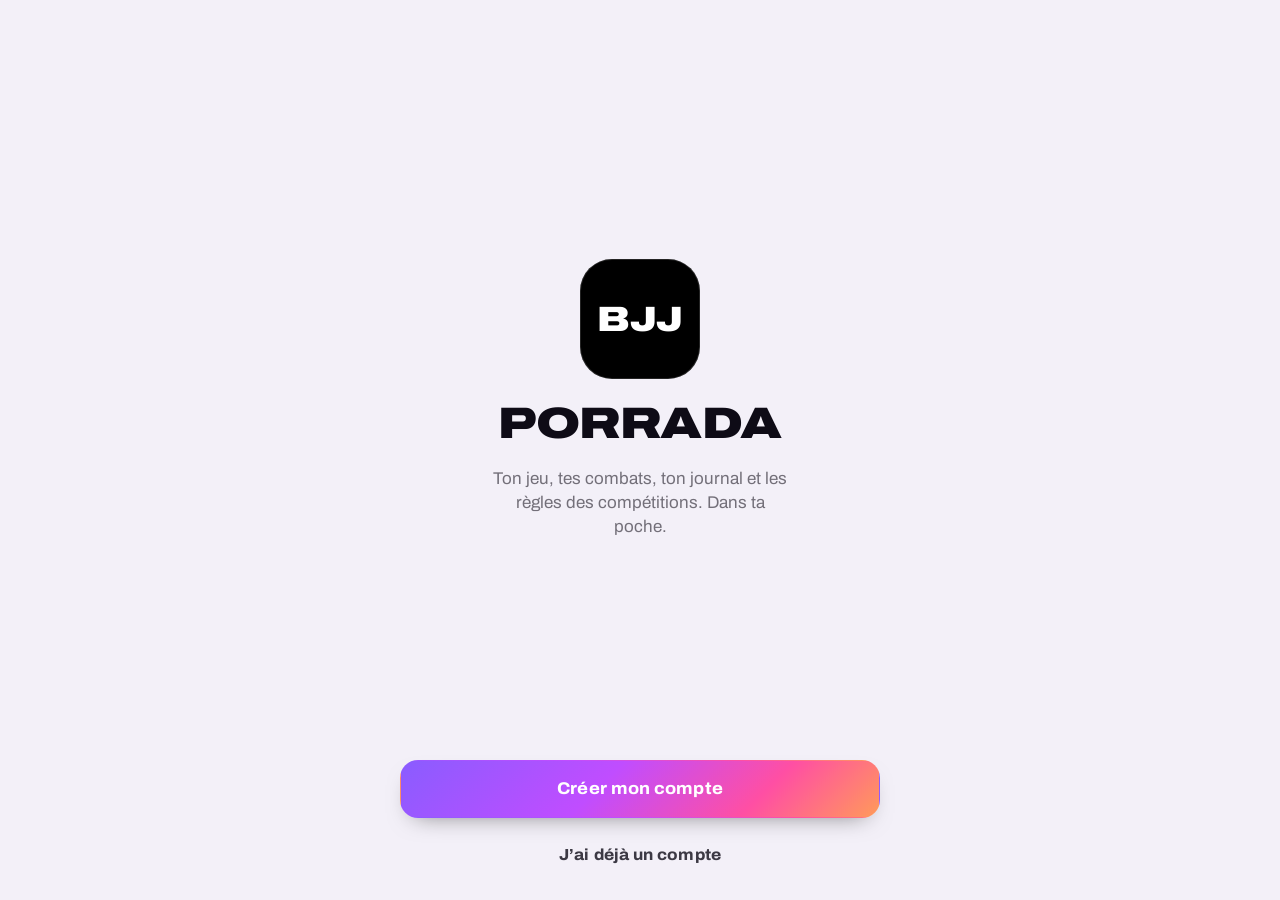
<file: app/index.html>
<!doctype html>
<html lang="fr">
<head>
  <meta charset="utf-8">
  <meta name="viewport" content="width=device-width, initial-scale=1, maximum-scale=1, viewport-fit=cover, user-scalable=no, interactive-widget=resizes-content">
  <title>PORRADA</title>
  <meta name="description" content="L'appli des pratiquants de JJB et de grappling : construis ton jeu, défie tes partenaires, tiens ton journal, demande les règles aux arbitres.">
  <meta name="theme-color" content="#f3f0f8" media="(prefers-color-scheme: light)">
  <meta name="theme-color" content="#000000" media="(prefers-color-scheme: dark)">
  <meta name="apple-mobile-web-app-capable" content="yes">
  <meta name="mobile-web-app-capable" content="yes">
  <meta name="apple-mobile-web-app-status-bar-style" content="black-translucent">
  <meta name="apple-mobile-web-app-title" content="PORRADA">
  <meta name="format-detection" content="telephone=no">
  <link rel="manifest" href="manifest.webmanifest">
  <link rel="icon" href="icons/bjj-192.png" sizes="192x192">
  <link rel="apple-touch-icon" href="icons/bjj-touch-180.png">
  <link rel="preload" href="fonts/Archivo-var.woff" as="font" type="font/woff" crossorigin>
  <link rel="stylesheet" href="css/app.css">
  <script>
    // Thème choisi avant l'affichage, pour éviter un flash blanc.
    try {
      var s = JSON.parse(localStorage.getItem('porrada.v1') || '{}');
      var t = s.settings && s.settings.theme;
      if (t === 'light' || t === 'dark') document.documentElement.dataset.theme = t;
    } catch (e) {}
  </script>
</head>
<body>
  <div id="app"></div>
  <div id="layer"></div>
  <div id="toast" role="status"></div>
  <noscript>PORRADA a besoin de JavaScript.</noscript>
  <script src="vendor/qrcode.js"></script>
  <script src="vendor/jsQR.js"></script>
  <script type="module" src="js/app.js"></script>
</body>
</html>
</file>
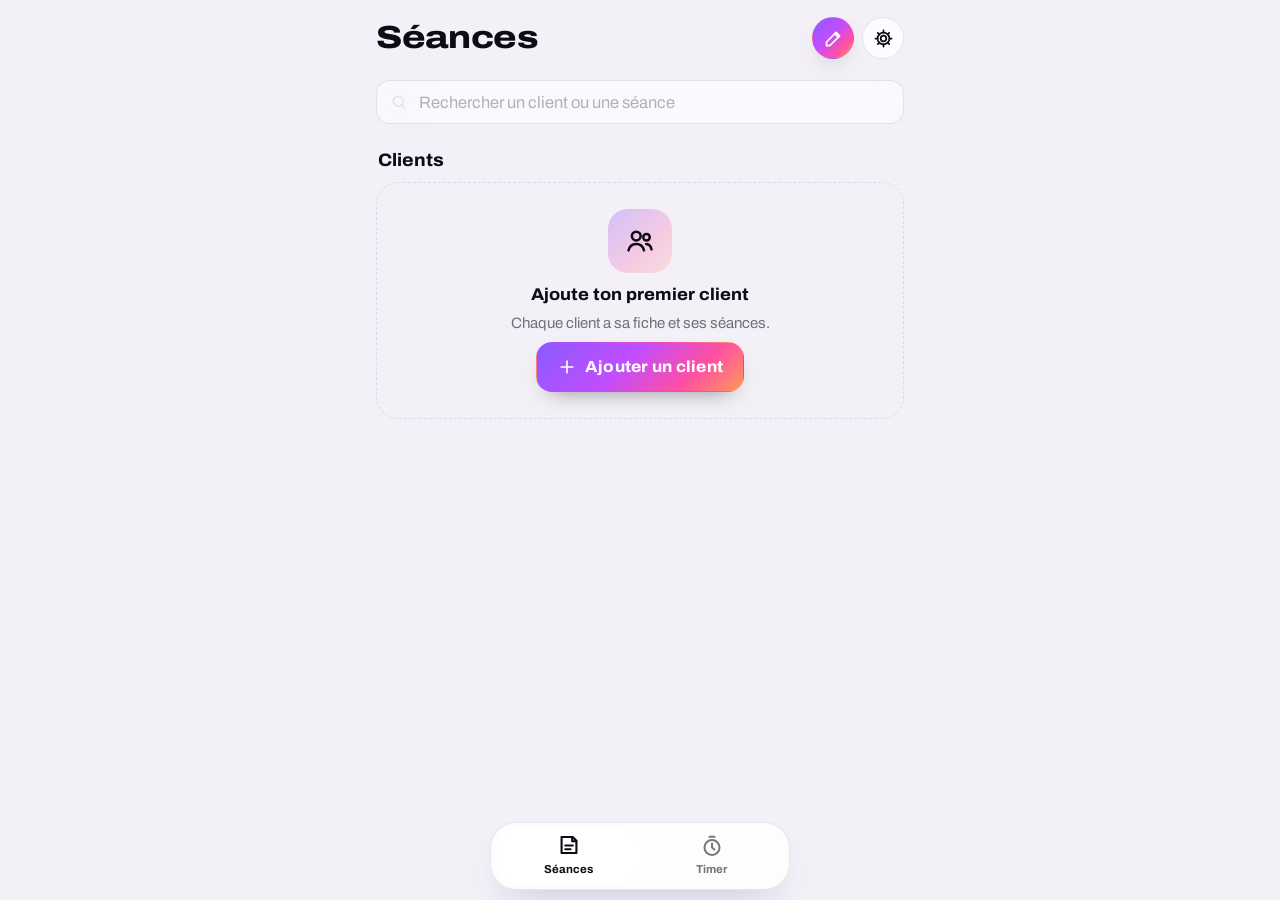
<file: app/coach/index.html>
<!doctype html>
<html lang="fr">
<head>
  <meta charset="utf-8">
  <meta name="viewport" content="width=device-width, initial-scale=1, maximum-scale=1, viewport-fit=cover, user-scalable=no, interactive-widget=resizes-content">
  <title>COACH</title>
  <meta name="description" content="Les séances de mes clients et un timer de fractionné.">
  <meta name="theme-color" content="#f3f0f8" media="(prefers-color-scheme: light)">
  <meta name="theme-color" content="#000000" media="(prefers-color-scheme: dark)">
  <meta name="apple-mobile-web-app-capable" content="yes">
  <meta name="mobile-web-app-capable" content="yes">
  <meta name="apple-mobile-web-app-status-bar-style" content="black-translucent">
  <meta name="apple-mobile-web-app-title" content="COACH">
  <meta name="format-detection" content="telephone=no">
  <link rel="manifest" href="manifest.webmanifest">
  <link rel="icon" href="icons/coach-192.png" sizes="192x192">
  <link rel="apple-touch-icon" href="icons/coach-touch-180.png">
  <link rel="preload" href="fonts/Archivo-var.woff" as="font" type="font/woff" crossorigin>
  <link rel="stylesheet" href="css/app.css">
  <script>
    // Thème choisi avant l'affichage, pour éviter un flash blanc.
    try {
      var s = JSON.parse(localStorage.getItem('coach.v1') || '{}');
      var t = s.settings && s.settings.theme;
      if (t === 'light' || t === 'dark') document.documentElement.dataset.theme = t;
    } catch (e) {}
  </script>
</head>
<body>
  <div id="app"></div>
  <div id="layer"></div>
  <div id="toast" role="status"></div>
  <noscript>COACH a besoin de JavaScript.</noscript>
  <script type="module" src="js/app.js"></script>
</body>
</html>
</file>
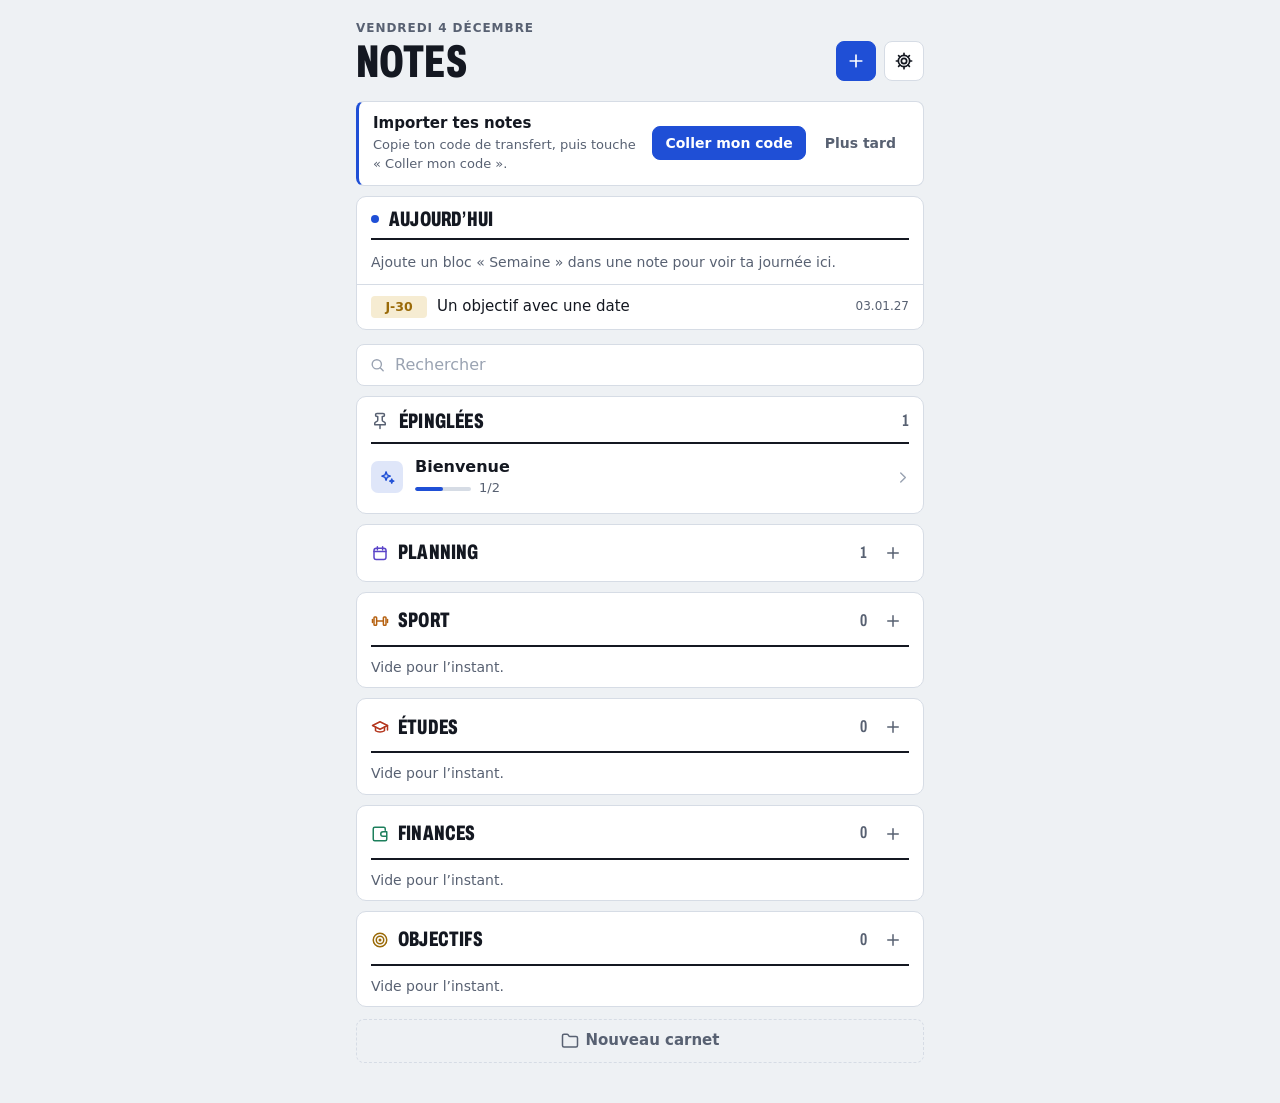
<file: app/notes/index.html>
<!doctype html>
<html lang="fr">
<head>
  <meta charset="utf-8">
  <meta name="viewport" content="width=device-width, initial-scale=1, maximum-scale=1, viewport-fit=cover, user-scalable=no, interactive-widget=resizes-content">
  <title>Notes</title>
  <meta name="description" content="Mes notes : ma semaine, mes séances, mes études, mes finances et mes objectifs.">
  <meta name="theme-color" content="#eef1f4" media="(prefers-color-scheme: light)">
  <meta name="theme-color" content="#0e1218" media="(prefers-color-scheme: dark)">
  <meta name="apple-mobile-web-app-capable" content="yes">
  <meta name="mobile-web-app-capable" content="yes">
  <meta name="apple-mobile-web-app-status-bar-style" content="black-translucent">
  <meta name="apple-mobile-web-app-title" content="Notes">
  <meta name="format-detection" content="telephone=no">
  <link rel="manifest" href="manifest.webmanifest">
  <link rel="icon" href="icons/notes-192.png" sizes="192x192">
  <link rel="apple-touch-icon" href="icons/notes-touch-180.png">
  <link rel="preload" href="fonts/Archivo-var.woff" as="font" type="font/woff" crossorigin>
  <link rel="stylesheet" href="css/app.css">
  <script>
    // Thème choisi avant l'affichage, pour éviter un flash blanc.
    try {
      var s = JSON.parse(localStorage.getItem('notes.v1') || '{}');
      var t = s.settings && s.settings.theme;
      if (t === 'light' || t === 'dark') document.documentElement.dataset.theme = t;
    } catch (e) {}
  </script>
</head>
<body>
  <div id="app"></div>
  <div id="layer"></div>
  <div id="toast" role="status"></div>
  <noscript>Notes a besoin de JavaScript.</noscript>
  <script type="module" src="js/app.js"></script>
</body>
</html>
</file>
<file: app/css/app.css>
/* PORRADA — design : noir profond, lueurs colorées, panneaux en verre dépoli.
   Police : Archivo (variable : graisse 100–900, largeur 62–125 %). */

@font-face {
  font-family: 'Archivo';
  src: url('../fonts/Archivo-var.woff') format('woff');
  font-weight: 100 900;
  font-stretch: 62% 125%;
  font-display: swap;
}

:root {
  color-scheme: dark;
  --bg: #000;
  --ink: #fff;
  --ink-2: rgba(255, 255, 255, .78);
  --muted: rgba(255, 255, 255, .56);
  --faint: rgba(255, 255, 255, .3);
  --glass: rgba(255, 255, 255, .065);
  --glass-2: rgba(255, 255, 255, .11);
  --glass-3: rgba(255, 255, 255, .16);
  --glass-strong: rgba(22, 18, 32, .72);
  --line: rgba(255, 255, 255, .12);
  --hair: rgba(255, 255, 255, .08);
  --sel-bg: #fff;
  --sel-ink: #000;
  --violet: #8a5cff;
  --magenta: #d24dff;
  --pink: #ff4fa3;
  --orange: #ff9a5a;
  --green: #34e29b;
  --red: #ff5470;
  --blue: #4f8bff;
  --yellow: #ffd23f;
  --grad: linear-gradient(135deg, #8a5cff 0%, #c04dff 42%, #ff4fa3 74%, #ff9a5a 100%);
  --grad-soft: linear-gradient(135deg, rgba(138, 92, 255, .32), rgba(255, 79, 163, .24) 60%, rgba(255, 154, 90, .2));
  --glow: 0 10px 24px -14px rgba(0, 0, 0, .55);
  --shadow: 0 18px 40px -18px rgba(0, 0, 0, .8);
  --blob-1: #6b3cff;
  --blob-2: #ff3d9a;
  --blob-3: #ff8a3d;
  --blob-o: .5;
  --c-give: #9a72ff;
  --c-take: #d9651f;
  --loss: #4a4656;
  --belt-white: #f2f2f2;
  --belt-blue: #2d5bff;
  --belt-purple: #7c3aed;
  --belt-brown: #7a4a26;
  --belt-black: #111;
  --r-xl: 28px;
  --r-lg: 22px;
  --r-md: 16px;
  --r-sm: 12px;
  --safe-top: env(safe-area-inset-top, 0px);
  --safe-bottom: env(safe-area-inset-bottom, 0px);
  --tabbar: 68px;
  --ease: cubic-bezier(.22, .8, .24, 1);
  --spring: cubic-bezier(.3, 1.35, .4, 1);
  --blur: blur(22px);
}

@media (prefers-color-scheme: light) {
  :root:not([data-theme="dark"]) {
    color-scheme: light;
    --bg: #f3f0f8;
    --ink: #0e0b16;
    --ink-2: rgba(14, 11, 22, .8);
    --muted: rgba(14, 11, 22, .56);
    --faint: rgba(14, 11, 22, .3);
    --glass: rgba(255, 255, 255, .58);
    --glass-2: rgba(255, 255, 255, .78);
    --glass-3: rgba(255, 255, 255, .92);
    --glass-strong: rgba(255, 255, 255, .82);
    --line: rgba(40, 20, 80, .1);
    --hair: rgba(40, 20, 80, .07);
    --sel-bg: #0e0b16;
    --sel-ink: #fff;
    --shadow: 0 18px 40px -22px rgba(60, 30, 120, .35);
    --blob-1: #b9a2ff;
    --blob-2: #ffb0d6;
    --blob-3: #ffd2ad;
    --blob-o: .75;
    --c-give: #6b3ff0;
    --c-take: #e0661c;
    --loss: #8e8a99;
  }
}
:root[data-theme="light"] {
  color-scheme: light;
  --bg: #f3f0f8;
  --ink: #0e0b16;
  --ink-2: rgba(14, 11, 22, .8);
  --muted: rgba(14, 11, 22, .56);
  --faint: rgba(14, 11, 22, .3);
  --glass: rgba(255, 255, 255, .58);
  --glass-2: rgba(255, 255, 255, .78);
  --glass-3: rgba(255, 255, 255, .92);
  --glass-strong: rgba(255, 255, 255, .82);
  --line: rgba(40, 20, 80, .1);
  --hair: rgba(40, 20, 80, .07);
  --sel-bg: #0e0b16;
  --sel-ink: #fff;
  --shadow: 0 18px 40px -22px rgba(60, 30, 120, .35);
  --blob-1: #b9a2ff;
  --blob-2: #ffb0d6;
  --blob-3: #ffd2ad;
  --blob-o: .75;
  --c-give: #6b3ff0;
  --c-take: #e0661c;
  --loss: #8e8a99;
}

* { box-sizing: border-box; -webkit-tap-highlight-color: transparent; }
html { background: var(--bg); overflow-x: hidden; overscroll-behavior: none; }
html, body { margin: 0; min-height: 100%; }
body {
  background: var(--bg);
  color: var(--ink);
  font-family: 'Archivo', -apple-system, system-ui, sans-serif;
  font-size: 16px;
  line-height: 1.4;
  font-stretch: 100%;
  -webkit-font-smoothing: antialiased;
  -webkit-text-size-adjust: 100%;
  overscroll-behavior-y: none;
  -webkit-user-select: none;
  user-select: none;
}
input, textarea, select { -webkit-user-select: text; user-select: text; }
button { font: inherit; color: inherit; cursor: pointer; }
h1, h2, h3, h4, p { margin: 0; }
h1 { font-size: 30px; font-weight: 800; font-stretch: 118%; letter-spacing: -.01em; line-height: 1.05; }
h2 { font-size: 22px; font-weight: 800; font-stretch: 112%; line-height: 1.15; }
h3 { font-size: 17px; font-weight: 750; font-stretch: 106%; line-height: 1.2; }
h4 { font-size: 13px; font-weight: 650; color: var(--muted); }
a { color: inherit; }
.muted { color: var(--muted); }
.small { font-size: 14px; }
.tiny { font-size: 12px; }
.num { font-variant-numeric: tabular-nums; font-feature-settings: "tnum"; }
.grow { flex: 1; min-width: 0; }
.center { text-align: center; }
.ellipsis { overflow: hidden; text-overflow: ellipsis; white-space: nowrap; }
.hidden { display: none !important; }
.sr { position: absolute; width: 1px; height: 1px; overflow: hidden; clip: rect(0 0 0 0); }
.grad-text { background: var(--grad); -webkit-background-clip: text; background-clip: text; color: transparent; }
:focus { outline: none; }
@media (hover: hover) and (pointer: fine) { :focus-visible { outline: 2.5px solid var(--magenta); outline-offset: 2px; } }

/* ---------- Barre d'état (l'heure, la batterie) : le contenu ne passe jamais dessous ---------- */
body::before {
  content: ''; position: fixed; top: 0; left: 0; right: 0; height: var(--safe-top); z-index: 40;
  background: var(--bg); pointer-events: none;
}

/* ---------- Écran principal ---------- */
#app { min-height: 100vh; }
.screen {
  padding: calc(var(--safe-top) + 10px) 16px calc(var(--tabbar) + var(--safe-bottom) + 34px);
  max-width: 560px; margin: 0 auto;
}
.screen.in-l { animation: inL .38s var(--ease) both; }
.screen.in-r { animation: inR .38s var(--ease) both; }
.screen.in-f { animation: fadeUp .4s var(--ease) both; }
@keyframes inL { from { opacity: 0; transform: translateX(-26px); } }
@keyframes inR { from { opacity: 0; transform: translateX(26px); } }
@keyframes fadeUp { from { opacity: 0; transform: translateY(14px); } }
@keyframes fadeIn { from { opacity: 0; } }
@keyframes pop { 0% { transform: scale(.6); opacity: 0; } 60% { transform: scale(1.08); opacity: 1; } 100% { transform: scale(1); } }
@keyframes shake { 0%, 100% { transform: translateX(0); } 20%, 60% { transform: translateX(-7px); } 40%, 80% { transform: translateX(7px); } }
@keyframes spin { to { transform: rotate(360deg); } }
@keyframes pulse { 0%, 100% { opacity: 1; } 50% { opacity: .45; } }
.shake { animation: shake .36s ease; }

.top {
  display: flex; align-items: center; justify-content: space-between; gap: 12px;
  min-height: 56px; margin-bottom: 14px;
}
.top h1 { font-size: 32px; }
.top .acts { display: flex; align-items: center; gap: 8px; }
.sub-title { color: var(--muted); font-size: 15px; margin: -8px 0 16px; }

.stack { display: grid; gap: 12px; }
.stack > *, .rows > *, .btns > *, .stats > * { min-width: 0; }
.stack.lg { gap: 18px; }
.hstack { display: flex; align-items: center; gap: 10px; }
.between { display: flex; align-items: center; justify-content: space-between; gap: 10px; }
.section { margin-top: 26px; }
.section-head { display: flex; align-items: center; justify-content: space-between; gap: 10px; margin: 0 2px 10px; }
.section-head h3 { font-size: 18px; }
.section-head.section { margin-top: 26px; }
.section-head .link { font-size: 15px; }

/* ---------- Verre ---------- */
.glass, .card, .group, .tabbar, .sheet, .navbar.scrolled, .iconbtn, .chip, .btn.glass, .seg, .input, .toast-pill {
  -webkit-backdrop-filter: var(--blur);
  backdrop-filter: var(--blur);
}
.glass { background: var(--glass); border: 1px solid var(--line); border-radius: var(--r-lg); }
.card {
  background: var(--glass); border: 1px solid var(--line); border-radius: var(--r-lg);
  padding: 16px; position: relative;
}
.card.pad-lg { padding: 20px; }
.card.hero { border-radius: var(--r-xl); padding: 20px; overflow: hidden; }
.card.grad { background: var(--grad); border-color: transparent; color: #fff; box-shadow: var(--glow); }
.card.grad .muted { color: rgba(255, 255, 255, .82); }
.card.tint { background: var(--grad-soft), var(--glass); }
.card.tap { cursor: pointer; transition: transform .18s var(--ease), background-color .2s; }
.card.tap:active { transform: scale(.98); }
.card h3 + p { margin-top: 4px; }

/* ---------- Boutons ---------- */
.btn {
  appearance: none; border: 0; display: inline-flex; align-items: center; justify-content: center; gap: 8px;
  height: 50px; padding: 0 20px; border-radius: var(--r-md);
  font-weight: 750; font-size: 16px; font-stretch: 106%; letter-spacing: .005em;
  background: var(--glass-2); color: var(--ink); border: 1px solid var(--line);
  transition: transform .16s var(--ease), opacity .2s, background-color .2s, box-shadow .2s;
  white-space: nowrap; position: relative; overflow: hidden; touch-action: manipulation;
}
.btn svg { width: 20px; height: 20px; flex: none; }
.btn:active, .btn.is-pressed { transform: scale(.96); }
.btn.primary { background: var(--grad); color: #fff; border-color: transparent; box-shadow: var(--glow); }
.btn.white { background: var(--sel-bg); color: var(--sel-ink); border-color: transparent; }
.btn.ghost { background: transparent; border-color: transparent; color: var(--ink-2); }
.btn.danger { background: rgba(255, 84, 112, .14); color: var(--red); border-color: rgba(255, 84, 112, .3); }
.btn.sm { height: 38px; padding: 0 14px; font-size: 14.5px; border-radius: 12px; }
.btn.sm svg { width: 17px; height: 17px; }
.btn.lg { height: 58px; font-size: 17px; border-radius: 18px; }
.btn.block { display: flex; width: 100%; }
.btn[disabled] { opacity: .38; pointer-events: none; }
.btns { display: grid; gap: 10px; }
.btns.two { grid-template-columns: 1fr 1fr; }
.btns.three { grid-template-columns: 1fr 1fr 1fr; }

.iconbtn {
  appearance: none; width: 42px; height: 42px; border-radius: 50%; flex: none;
  display: inline-grid; place-items: center; position: relative;
  background: var(--glass-2); border: 1px solid var(--line); color: var(--ink);
  transition: transform .16s var(--ease), background-color .2s;
}
.iconbtn svg { width: 21px; height: 21px; }
.iconbtn:active, .iconbtn.is-pressed { transform: scale(.9); }
.iconbtn.plain { background: transparent; border-color: transparent; -webkit-backdrop-filter: none; backdrop-filter: none; }
.iconbtn.grad { background: var(--grad); border-color: transparent; color: #fff; box-shadow: var(--glow); }

.link { appearance: none; background: none; border: 0; padding: 6px 2px; font-weight: 700; color: var(--magenta); }
:root[data-theme="light"] .link { color: #8a2be2; }
.link.muted { color: var(--muted); }
.link.danger { color: var(--red); }

.badge {
  position: absolute; top: -4px; right: -4px; min-width: 19px; height: 19px; padding: 0 5px;
  border-radius: 10px; background: var(--pink); color: #fff; font-size: 11.5px; font-weight: 800;
  display: grid; place-items: center; border: 2px solid var(--bg); animation: pop .35s var(--spring);
}

/* ---------- Puces, segments, interrupteurs ---------- */
.chips { display: flex; flex-wrap: wrap; gap: 8px; }
.chips.scroll { flex-wrap: nowrap; overflow-x: auto; scrollbar-width: none; margin: 0 -16px; padding: 2px 16px; }
.chips.scroll::-webkit-scrollbar { display: none; }
.chip {
  appearance: none; display: inline-flex; align-items: center; gap: 7px; flex: none;
  height: 36px; padding: 0 14px; border-radius: 18px;
  background: var(--glass); border: 1px solid var(--line); color: var(--ink);
  font-size: 14.5px; font-weight: 650; white-space: nowrap;
  transition: transform .16s var(--ease), background-color .2s, color .2s;
}
.chip:active { transform: scale(.94); }
.chip[aria-pressed="true"] { background: var(--sel-bg); color: var(--sel-ink); border-color: transparent; }
.chip.static { pointer-events: none; }
.chip .n { opacity: .6; font-weight: 800; }
.chip svg { width: 16px; height: 16px; }

.seg {
  position: relative; display: grid; grid-auto-flow: column; grid-auto-columns: 1fr;
  background: var(--glass); border: 1px solid var(--line); border-radius: 14px; padding: 3px; height: 44px;
}
.seg::before {
  content: ''; position: absolute; top: 3px; bottom: 3px; left: 3px;
  width: calc((100% - 6px) / var(--n, 2)); border-radius: 11px;
  background: var(--sel-bg); transform: translateX(calc(var(--i, 0) * 100%));
  transition: transform .32s var(--spring);
}
.seg button {
  appearance: none; background: none; border: 0; position: relative; z-index: 1;
  font-weight: 700; font-size: 14.5px; color: var(--muted); transition: color .25s; padding: 0 6px;
}
.seg button[aria-pressed="true"] { color: var(--sel-ink); }
.seg.sm { height: 36px; }
.seg.sm button { font-size: 13.5px; }

.switch {
  appearance: none; width: 51px; height: 31px; border-radius: 16px; flex: none; position: relative;
  background: var(--glass-3); border: 0; transition: background-color .25s;
}
.switch::after {
  content: ''; position: absolute; top: 2px; left: 2px; width: 27px; height: 27px; border-radius: 50%;
  background: #fff; box-shadow: 0 3px 8px rgba(0, 0, 0, .3); transition: transform .3s var(--spring);
}
.switch[aria-checked="true"] { background: var(--green); }
.switch[aria-checked="true"]::after { transform: translateX(20px); }

/* ---------- Champs ---------- */
.field { display: grid; gap: 7px; }
.field > span, .label { font-size: 13.5px; font-weight: 650; color: var(--muted); padding-left: 4px; }
.input {
  width: 100%; height: 50px; padding: 0 16px; border-radius: 14px;
  background: var(--glass); border: 1px solid var(--line); color: var(--ink);
  font: inherit; font-size: 16.5px; outline: none; transition: border-color .2s, background-color .2s;
}
.input::placeholder { color: var(--faint); }
.input:focus { border-color: var(--magenta); background: var(--glass-2); }
textarea.input { height: auto; min-height: 96px; padding: 13px 16px; resize: none; line-height: 1.4; }
select.input { appearance: none; background-image: url("data:image/svg+xml,%3Csvg xmlns='http://www.w3.org/2000/svg' viewBox='0 0 24 24' fill='none' stroke='%23999' stroke-width='2.4' stroke-linecap='round'%3E%3Cpath d='M6 9l6 6 6-6'/%3E%3C/svg%3E"); background-repeat: no-repeat; background-position: right 14px center; background-size: 18px; padding-right: 40px; }
.input.err { border-color: var(--red); }
.hint { font-size: 13px; color: var(--muted); padding-left: 4px; }
.hint.err { color: var(--red); }
.input-wrap { position: relative; }
.input-wrap .prefix { position: absolute; left: 16px; top: 50%; transform: translateY(-50%); color: var(--muted); font-weight: 700; }
.input-wrap .input { padding-left: 34px; }
.stepper { display: flex; align-items: center; gap: 10px; }
.stepper .v { min-width: 64px; text-align: center; font-size: 22px; font-weight: 800; }

/* ---------- Listes groupées (style réglages iPhone) ---------- */
.group { background: var(--glass); border: 1px solid var(--line); border-radius: var(--r-lg); overflow: hidden; }
.group + .group { margin-top: 14px; }
.group-title { font-size: 13px; font-weight: 650; color: var(--muted); margin: 22px 6px 8px; }
.item {
  appearance: none; display: flex; align-items: center; gap: 12px; width: 100%;
  min-height: 54px; padding: 10px 14px; background: none; border: 0; text-align: left; color: inherit;
  position: relative; transition: background-color .15s;
}
.item + .item::before { content: ''; position: absolute; top: 0; left: 58px; right: 0; height: 1px; background: var(--hair); }
.group.noicon .item + .item::before { left: 14px; }
button.item:active { background: var(--glass-2); }
.item .ic {
  width: 32px; height: 32px; border-radius: 9px; display: grid; place-items: center; flex: none;
  background: var(--glass-3); color: var(--ink);
}
.item .ic svg { width: 18px; height: 18px; }
.item .ic.c1 { background: #7c5cff; color: #fff; }
.item .ic.c2 { background: #ff4fa3; color: #fff; }
.item .ic.c3 { background: #ff8a3d; color: #fff; }
.item .ic.c4 { background: #1fbf8f; color: #fff; }
.item .ic.c5 { background: #3b82f6; color: #fff; }
.item .ic.c6 { background: #ff5470; color: #fff; }
.item .ic.c7 { background: #64748b; color: #fff; }
.item .t { font-weight: 650; font-size: 16px; }
.item .s { font-size: 13.5px; color: var(--muted); margin-top: 1px; }
.item .v { color: var(--muted); font-size: 15px; text-align: right; max-width: 48%; overflow: hidden; text-overflow: ellipsis; white-space: nowrap; }
.item .chev { color: var(--faint); display: grid; }
.item .chev svg { width: 18px; height: 18px; }
.item.danger .t { color: var(--red); }

/* Lignes (amis, séances, soumissions) */
.rows { display: grid; gap: 8px; grid-template-columns: minmax(0, 1fr); }
.rowc {
  appearance: none; display: flex; align-items: center; gap: 12px; width: 100%;
  padding: 12px 14px; border-radius: 18px; text-align: left; color: inherit;
  background: var(--glass); border: 1px solid var(--line);
  -webkit-backdrop-filter: var(--blur); backdrop-filter: var(--blur);
  transition: transform .16s var(--ease), background-color .2s;
}
button.rowc:active { transform: scale(.98); background: var(--glass-2); }
.rowc .t { font-weight: 750; font-size: 16px; }
.rowc > button.grow { flex: 1 1 0; min-width: 0; overflow: hidden; }
.rowc .s { font-size: 13.5px; color: var(--muted); margin-top: 2px; }
.rowc .chev { color: var(--faint); display: grid; }
.rowc .chev svg { width: 18px; height: 18px; }

.empty {
  border: 1.5px dashed var(--line); border-radius: var(--r-lg); padding: 26px 20px; text-align: center;
  display: grid; gap: 8px; justify-items: center;
}
.empty .art { width: 64px; height: 64px; border-radius: 20px; display: grid; place-items: center; background: var(--grad-soft); margin-bottom: 4px; }
.empty .art svg { width: 30px; height: 30px; }
.empty p { color: var(--muted); font-size: 15px; max-width: 300px; }

/* ---------- Barre d'onglets flottante ---------- */
.tabbar {
  position: fixed; z-index: 30; left: 50%; transform: translateX(-50%);
  bottom: calc(var(--safe-bottom) + 10px);
  width: min(calc(100% - 28px), 420px); height: var(--tabbar);
  display: grid; grid-template-columns: repeat(4, 1fr);
  padding: 6px; border-radius: 26px;
  background: var(--glass-strong); border: 1px solid var(--line); box-shadow: var(--shadow);
}
.tabbar .ind {
  position: absolute; top: 6px; bottom: 6px; left: 6px; width: calc((100% - 12px) / 4);
  border-radius: 20px; background: var(--glass-3);
  transform: translateX(calc(var(--i, 0) * 100%)); transition: transform .42s var(--spring);
}
.tabbar button {
  appearance: none; border: 0; background: none; position: relative; z-index: 1;
  display: grid; justify-items: center; align-content: center; gap: 3px;
  font-size: 11.5px; font-weight: 700; color: var(--muted); transition: color .25s;
}
.tabbar button svg { width: 24px; height: 24px; transition: transform .3s var(--spring); }
.tabbar button[aria-current="page"] { color: var(--ink); }
.tabbar button[aria-current="page"] svg { transform: translateY(-1px) scale(1.06); }
.tabbar .badge { top: 4px; right: calc(50% - 22px); }

/* ---------- Pages poussées (navigation) ---------- */
#layer { position: relative; z-index: 50; }
.page {
  position: fixed; inset: 0; overflow-y: auto; overflow-x: hidden; -webkit-overflow-scrolling: touch;
  background: var(--bg); overscroll-behavior: contain;
  animation: pageIn .42s var(--ease) backwards;
}
.page.closing { animation: pageOut .3s var(--ease) both; pointer-events: none; }
.page .page-bg { position: fixed; inset: 0; pointer-events: none; z-index: 0; overflow: hidden; }
.page .page-bg i { position: absolute; border-radius: 50%; filter: blur(70px); opacity: var(--blob-o); width: 70vmax; height: 70vmax; }
.page .page-bg i:nth-child(1) { background: var(--blob-1); top: -40vmax; right: -30vmax; }
.page .page-bg i:nth-child(2) { background: var(--blob-2); bottom: -50vmax; left: -36vmax; opacity: calc(var(--blob-o) * .55); }
.page > .body { position: relative; z-index: 1; padding: 0 16px calc(var(--safe-bottom) + 34px); max-width: 560px; margin: 0 auto; }
@keyframes pageIn { from { transform: translateX(100%); } }
@keyframes pageOut { to { transform: translateX(100%); } }
.page.modal { animation: modalIn .44s var(--ease) backwards; }
.page.modal.closing { animation: modalOut .3s var(--ease) both; }
@keyframes modalIn { from { transform: translateY(100%); } }
@keyframes modalOut { to { transform: translateY(100%); } }
.page.under { filter: brightness(.7); transform: translateX(-24%); transition: transform .42s var(--ease), filter .42s; }
.dimmer { position: fixed; inset: 0; background: rgba(0, 0, 0, .35); animation: fadeIn .3s both; pointer-events: none; }

.navbar {
  position: sticky; top: 0; z-index: 5; display: grid; grid-template-columns: 1fr auto 1fr; align-items: center;
  padding: calc(var(--safe-top) + 6px) 10px 8px; margin: 0 -16px 8px; min-height: calc(var(--safe-top) + 58px);
  transition: background-color .25s, border-color .25s;
  border-bottom: 1px solid transparent;
}
.navbar.scrolled { background: var(--glass-strong); border-bottom-color: var(--hair); }
.navbar .nb-title { font-weight: 800; font-size: 17px; font-stretch: 108%; text-align: center; max-width: 52vw; overflow: hidden; text-overflow: ellipsis; white-space: nowrap; opacity: 0; transform: translateY(6px); transition: opacity .25s, transform .25s; }
.navbar.scrolled .nb-title, .navbar.always .nb-title { opacity: 1; transform: none; }
.navbar .nb-right { display: flex; justify-content: flex-end; gap: 8px; }
.backbtn {
  appearance: none; justify-self: start; display: inline-flex; align-items: center; gap: 2px;
  height: 40px; padding: 0 14px 0 8px; border-radius: 20px;
  background: var(--glass-2); border: 1px solid var(--line); color: var(--ink);
  font-weight: 700; font-size: 15.5px;
  -webkit-backdrop-filter: var(--blur); backdrop-filter: var(--blur);
  transition: transform .16s var(--ease);
  max-width: 40vw;
}
.backbtn svg { width: 22px; height: 22px; flex: none; }
.backbtn span { overflow: hidden; text-overflow: ellipsis; white-space: nowrap; }
.backbtn:active { transform: scale(.94); }
.page-title { font-size: 30px; margin: 4px 2px 16px; }
.page-sub { color: var(--muted); margin: -10px 2px 18px; font-size: 15px; }

/* ---------- Arbre de jeu (1 → 2 → 4) ---------- */
.tree-card { gap: 10px; }
.gleg { display: inline-flex; align-items: center; gap: 5px; font-size: 12.5px; color: var(--muted); font-weight: 650; }
.gleg i { width: 14px; height: 3px; border-radius: 2px; display: inline-block; margin-left: 6px; }
.gleg i.ok { background: var(--green); }
.gleg i.no { background: var(--c-take); }
.gtree, .gtree ul { list-style: none; margin: 0; padding: 0; display: flex; justify-content: center; position: relative; }
.gtree ul { padding-top: 16px; }
.gtree li { flex: 1 1 0; min-width: 0; position: relative; padding: 16px 3px 0; display: flex; flex-direction: column; align-items: center; }
.gtree > li { padding-top: 0; }
/* traits : la tige du parent, puis une branche vers chaque enfant */
.gtree ul::before { content: ''; position: absolute; top: 0; left: 50%; height: 16px; border-left: 2px solid var(--faint); }
.gtree li.b-ok::after, .gtree li.b-no::after { content: ''; position: absolute; top: 0; height: 16px; width: 50%; }
.gtree li.b-ok::after { right: 0; border-top: 2px solid var(--green); border-left: 2px solid var(--green); border-top-left-radius: 10px; left: 50%; }
.gtree li.b-no::after { left: 0; border-top: 2px solid var(--c-take); border-right: 2px solid var(--c-take); border-top-right-radius: 10px; width: calc(50% + 1px); }
.gnode {
  appearance: none; width: 100%; min-width: 0; display: grid; justify-items: center; gap: 4px;
  padding: 9px 5px; border-radius: 14px; background: var(--glass-2); border: 1px solid var(--line); color: var(--ink);
  font-weight: 750; font-size: 13px; line-height: 1.2; text-align: center; transition: transform .16s var(--ease), border-color .2s;
}
.gnode:active { transform: scale(.96); }
.gnode .gl { overflow-wrap: anywhere; hyphens: auto; }
.gnode.root { width: auto; min-width: 58%; padding: 11px 16px; background: var(--grad); color: #fff; border-color: transparent; font-size: 15px; }
.gnode.d1 { font-size: 14px; }
.gnode.d2 { font-size: 12.5px; padding: 8px 4px; }
.gnode.on { border-color: var(--ink); box-shadow: 0 0 0 1px var(--ink) inset; }
.gnode.root.on { box-shadow: 0 0 0 2px var(--bg), 0 0 0 4px var(--ink); }
.gtag { font-size: 10.5px; font-weight: 800; letter-spacing: .01em; padding: 2px 6px; border-radius: 6px; line-height: 1.2; max-width: 100%; overflow-wrap: anywhere; }
.gtag.ok { color: #0b6b44; background: rgba(52, 226, 155, .22); }
.gtag.no { color: #9a3d06; background: rgba(255, 138, 61, .2); }
.gtag.root { color: var(--ink-2); background: var(--glass-3); }
:root:not([data-theme="light"]) .gtag.ok { color: #6ff0bb; }
:root:not([data-theme="light"]) .gtag.no { color: #ffb27a; }
@media (prefers-color-scheme: light) { :root:not([data-theme="dark"]) .gtag.ok { color: #0b6b44; } :root:not([data-theme="dark"]) .gtag.no { color: #9a3d06; } }
.gdetail { display: grid; gap: 4px; justify-items: start; padding: 12px 14px; border-radius: 16px; background: var(--glass); border: 1px solid var(--hair); }
.gdetail .gd-t { font-weight: 800; font-size: 16px; }
.gdetail p { color: var(--ink-2); font-size: 14.5px; line-height: 1.45; }

/* ---------- Clavier ouvert (classe posée par ui.js) ---------- */
html.kb { --safe-bottom: 0px; }
html.kb .tabbar { opacity: 0; pointer-events: none; }
html.kb .page { top: var(--vvt); bottom: var(--kb); }
html.kb .sheet { bottom: var(--kb); max-height: calc(var(--vvh) - 16px); border-radius: 30px; }
html.kb .backdrop { bottom: var(--kb); top: var(--vvt); }
html.kb .onb { min-height: 0; grid-template-rows: auto auto auto; }

/* ---------- Feuilles du bas ---------- */
.backdrop { position: fixed; inset: 0; background: rgba(0, 0, 0, .5); animation: fadeIn .28s both; }
.backdrop.closing { animation: fadeOut .26s both; }
@keyframes fadeOut { to { opacity: 0; } }
.sheet {
  position: fixed; left: 0; right: 0; bottom: 0; max-height: 90vh; overflow-y: auto; overscroll-behavior: contain;
  margin: 0 auto; max-width: 560px;
  background: var(--glass-strong); border: 1px solid var(--line); border-bottom: 0;
  border-radius: 30px 30px 0 0; box-shadow: 0 -20px 50px -20px rgba(0, 0, 0, .6);
  padding: 8px 18px calc(var(--safe-bottom) + 22px);
  animation: sheetIn .48s var(--spring) both;
}
.sheet.closing { animation: sheetOut .26s var(--ease) both; }
.sheet.dragging { animation: none; transition: none; }
@keyframes sheetIn { from { transform: translateY(100%); } }
@keyframes sheetOut { to { transform: translateY(105%); } }
.sheet .grab { width: 40px; height: 5px; border-radius: 3px; background: var(--faint); margin: 2px auto 14px; }
.sheet h2 { font-size: 21px; }
.sheet .sheet-head { display: flex; align-items: center; justify-content: space-between; gap: 10px; margin-bottom: 4px; }

/* ---------- Toast ---------- */
#toast {
  position: fixed; left: 50%; z-index: 120; bottom: calc(var(--tabbar) + var(--safe-bottom) + 22px);
  transform: translate(-50%, 30px) scale(.96); opacity: 0; visibility: hidden;
  transition: transform .36s var(--spring), opacity .25s, visibility 0s .36s;
  width: max-content; max-width: calc(100vw - 32px);
  display: flex; align-items: center; gap: 12px;
  padding: 12px 14px 12px 18px; border-radius: 18px;
  background: var(--glass-strong); border: 1px solid var(--line); box-shadow: var(--shadow);
  -webkit-backdrop-filter: var(--blur); backdrop-filter: var(--blur);
  font-weight: 650; font-size: 15px;
}
#toast.show { transform: translate(-50%, 0) scale(1); opacity: 1; visibility: visible; transition: transform .42s var(--spring), opacity .2s; }
#toast .act { appearance: none; border: 0; background: var(--sel-bg); color: var(--sel-ink); border-radius: 11px; height: 32px; padding: 0 12px; font-weight: 800; font-size: 14px; }
#toast .ok { width: 22px; height: 22px; border-radius: 50%; background: var(--green); color: #000; display: grid; place-items: center; flex: none; }
#toast .ok svg { width: 14px; height: 14px; }
body.no-tabbar #toast { bottom: calc(var(--safe-bottom) + 24px); }

.spinner { width: 26px; height: 26px; border: 3px solid var(--line); border-top-color: var(--ink); border-radius: 50%; animation: spin .8s linear infinite; }

/* ---------- Avatars ---------- */
.av {
  --s: 44px; width: var(--s); height: var(--s); border-radius: 50%; flex: none; position: relative;
  display: grid; place-items: center; overflow: visible;
  background: var(--grad-soft); font-weight: 800; font-size: calc(var(--s) * .38);
}
.av > .clip { width: 100%; height: 100%; border-radius: 50%; overflow: hidden; display: block; background: var(--av-bg, linear-gradient(160deg, #3a2a6e, #1a1430)); }
.av > .clip > svg, .av > .clip > img { width: 100%; height: 100%; display: block; object-fit: cover; }
.av.ring > .clip { box-shadow: 0 0 0 2px var(--bg), 0 0 0 4px transparent; background-clip: padding-box; }
.av.ring::before { content: ''; position: absolute; inset: -3px; border-radius: 50%; background: var(--grad); z-index: -1; }
.av .dot { position: absolute; right: 0; bottom: 0; width: 28%; height: 28%; min-width: 10px; min-height: 10px; border-radius: 50%; background: var(--faint); border: 2px solid var(--bg); }
.av .dot.on { background: var(--green); }
.av > .clip.ini { display: grid; place-items: center; color: #fff; font-weight: 850; font-stretch: 112%; font-size: calc(var(--s) * .38); letter-spacing: .01em; }
.refav .whistle { position: absolute; right: -2px; bottom: -2px; width: 38%; height: 38%; min-width: 14px; min-height: 14px; border-radius: 50%; background: var(--sel-bg); color: var(--sel-ink); display: grid; place-items: center; border: 2px solid var(--bg); }
.refav .whistle svg { width: 64%; height: 64%; }
button.av { appearance: none; border: 0; padding: 0; transition: transform .16s var(--ease); }
button.av:active { transform: scale(.92); }
:root[data-theme="light"] .av > .clip { --av-bg: linear-gradient(160deg, #ddd2ff, #ffd9ea); }
@media (prefers-color-scheme: light) { :root:not([data-theme="dark"]) .av > .clip { --av-bg: linear-gradient(160deg, #ddd2ff, #ffd9ea); } }

/* ---------- Ceintures ---------- */
.belt {
  --c: var(--belt-white); display: inline-flex; align-items: center; justify-content: flex-end;
  width: 54px; height: 13px; border-radius: 3.5px; background: var(--c); position: relative; flex: none;
  box-shadow: inset 0 0 0 1px rgba(0, 0, 0, .2), 0 0 0 1px rgba(255, 255, 255, .14);
}
.belt .bar { height: 100%; width: 20px; margin-right: 6px; background: #0b0b0b; display: flex; gap: 2px; align-items: center; justify-content: flex-end; padding: 0 2px; }
.belt .bar i { display: block; width: 2.4px; height: 100%; background: #fff; }
.belt[data-b="bleue"] { --c: var(--belt-blue); }
.belt[data-b="violette"] { --c: var(--belt-purple); }
.belt[data-b="marron"] { --c: var(--belt-brown); }
.belt[data-b="noire"] { --c: var(--belt-black); box-shadow: inset 0 0 0 1px rgba(255, 255, 255, .3); }
.belt[data-b="noire"] .bar { background: #e01e37; }
.belt.big { width: 112px; height: 24px; border-radius: 5px; }
.belt.big .bar { width: 42px; margin-right: 12px; gap: 4px; padding: 0 4px; }
.belt.big .bar i { width: 4px; }

/* ---------- Statistiques ---------- */
.stats { display: grid; grid-template-columns: repeat(3, 1fr); gap: 8px; }
.stats.two { grid-template-columns: 1fr 1fr; }
.stat { background: var(--glass); border: 1px solid var(--line); border-radius: 18px; padding: 12px 12px 11px; -webkit-backdrop-filter: var(--blur); backdrop-filter: var(--blur); }
.stat .v { font-size: 26px; font-weight: 850; font-stretch: 112%; line-height: 1; font-variant-numeric: tabular-nums; }
.stat .k { font-size: 12.5px; color: var(--muted); margin-top: 6px; line-height: 1.2; }
.stat .k i { display: inline-block; width: 8px; height: 8px; border-radius: 2px; margin-right: 5px; vertical-align: 0; }
.stat .k i.give { background: var(--c-give); }
.stat .k i.take { background: var(--c-take); }

.score {
  display: inline-flex; align-items: center; gap: 5px; height: 34px; padding: 0 12px; border-radius: 12px;
  background: var(--glass-2); border: 1px solid var(--line); font-weight: 850; font-size: 16px; font-variant-numeric: tabular-nums; flex: none;
}
.score.lead { background: var(--grad); color: #fff; border-color: transparent; }
.score .sep { opacity: .5; }

.h2h {
  display: grid; grid-template-columns: 1fr auto 1fr; align-items: center; gap: 10px;
  padding: 16px 14px; border-radius: var(--r-xl); text-align: center; width: 100%;
  background: var(--glass); border: 1px solid var(--line); color: inherit;
  -webkit-backdrop-filter: var(--blur); backdrop-filter: var(--blur);
}
.h2h .who { display: grid; justify-items: center; gap: 6px; font-weight: 700; font-size: 14px; min-width: 0; }
.h2h .who span { max-width: 100%; overflow: hidden; text-overflow: ellipsis; white-space: nowrap; }
.h2h .big { font-size: 44px; font-weight: 900; font-stretch: 120%; font-variant-numeric: tabular-nums; line-height: 1; display: flex; gap: 8px; align-items: center; }
.h2h .big .sep { width: 16px; height: 4px; border-radius: 2px; background: var(--grad); }

.fight { display: flex; align-items: center; gap: 12px; padding: 12px 14px; }
.res { width: 34px; height: 34px; border-radius: 11px; display: grid; place-items: center; font-weight: 900; flex: none; font-size: 15px; }
.res.w { background: var(--grad); color: #fff; }
.res.l { background: var(--glass-3); }
.res.d { background: transparent; border: 1.5px solid var(--line); }

.tag { display: inline-flex; align-items: center; height: 24px; padding: 0 9px; border-radius: 8px; font-size: 12px; font-weight: 750; background: var(--glass-3); color: var(--ink-2); white-space: nowrap; }
.tag.kimono { background: rgba(79, 139, 255, .2); color: #8fb4ff; }
.tag.grappling { background: rgba(255, 154, 90, .2); color: #ffb48a; }
.tag.both { background: var(--glass-3); }
.tag.danger { background: rgba(255, 84, 112, .18); color: #ff7d93; }
.tag.ok { background: rgba(52, 226, 155, .16); color: var(--green); }
.tag.fav { background: var(--grad); color: #fff; }
:root[data-theme="light"] .tag.kimono { color: #1f55d6; }
:root[data-theme="light"] .tag.grappling { color: #c45210; }
:root[data-theme="light"] .tag.danger { color: #d11a3e; }
:root[data-theme="light"] .tag.ok { color: #0f8a5a; }
@media (prefers-color-scheme: light) {
  :root:not([data-theme="dark"]) .tag.kimono { color: #1f55d6; }
  :root:not([data-theme="dark"]) .tag.grappling { color: #c45210; }
  :root:not([data-theme="dark"]) .tag.danger { color: #d11a3e; }
  :root:not([data-theme="dark"]) .tag.ok { color: #0f8a5a; }
  :root:not([data-theme="dark"]) .link { color: #8a2be2; }
}

/* ---------- Graphiques ---------- */
.chart { width: 100%; display: block; overflow: visible; }
.chart text { fill: var(--muted); font-size: 11px; font-family: inherit; }
.chart .grid { stroke: var(--hair); stroke-width: 1; }
.chart .zero { stroke: var(--line); stroke-width: 1.2; }
.chart .give { fill: var(--c-give); }
.chart .take { fill: var(--c-take); }
.chart .hl { fill: var(--glass-2); }
.chart .val { fill: var(--ink-2); font-size: 11px; font-weight: 700; }
.chart .hit { fill: transparent; cursor: pointer; }
.chart .bar { transform-box: fill-box; animation: grow .6s var(--ease) both; }
.chart .bar.up { transform-origin: bottom; }
.chart .bar.down { transform-origin: top; }
@keyframes grow { from { transform: scaleY(0); } }
.legend { display: flex; gap: 16px; font-size: 13px; color: var(--muted); }
.legend i { display: inline-block; width: 10px; height: 10px; border-radius: 3px; margin-right: 6px; vertical-align: -1px; }
.chart-tip { font-size: 13px; color: var(--ink-2); min-height: 18px; margin-top: 6px; }

.streak { display: grid; grid-template-rows: repeat(7, auto); grid-auto-flow: column; grid-auto-columns: 1fr; gap: 4px; }
.streak i { aspect-ratio: 1; border-radius: 6px; background: var(--glass-2); display: block; }
.streak i.l1 { background: rgba(52, 226, 155, .35); }
.streak i.l2 { background: rgba(52, 226, 155, .65); }
.streak i.l3 { background: var(--green); }
.streak i.now { box-shadow: 0 0 0 1.5px var(--ink); }

.ringstat { display: flex; align-items: center; gap: 14px; }
.ringstat svg { width: 64px; height: 64px; flex: none; transform: rotate(-90deg); }
.ringstat circle { fill: none; stroke-width: 8; }
.ringstat .bgc { stroke: var(--glass-3); }
.ringstat .fgc { stroke: url(#gradRing); stroke-linecap: round; transition: stroke-dashoffset 1s var(--ease); }

.hbar { display: grid; grid-template-columns: 1fr auto; gap: 4px 10px; align-items: center; font-size: 14px; }
.hbar .track { grid-column: 1 / -1; height: 7px; border-radius: 4px; background: var(--glass-2); overflow: hidden; }
.hbar .track i { display: block; height: 100%; border-radius: 4px; transform-origin: left; animation: growX .7s var(--ease) both; }
@keyframes growX { from { transform: scaleX(0); } }

/* ---------- Arbitres (liste) ---------- */
.refrow { padding: 12px 14px; }
.fedtag { font-weight: 900; font-stretch: 118%; font-size: 11.5px; padding: 3px 7px; border-radius: 7px; background: var(--grad); color: #fff; }

/* ---------- Palmarès de compétition ---------- */
.donut { display: block; flex: none; }
.donut circle { fill: none; stroke-width: 13; }
.donut .track { stroke: var(--glass-2); }
.donut .seg { animation: fadeIn .6s both; }
.donut .seg.win { stroke: var(--green); }
.donut .seg.loss { stroke: var(--loss); }
.donut .seg.draw { stroke: var(--faint); }
.donut text { fill: var(--ink); font-family: inherit; }
.donut .big { font-size: 19px; font-weight: 900; font-stretch: 115%; }
.donut .small { font-size: 9.5px; fill: var(--muted); font-weight: 600; }
.palm { display: flex; align-items: center; gap: 14px; width: 100%; text-align: left; color: inherit; }
.palm .chev { color: var(--faint); display: grid; }
.palm .chev svg { width: 18px; height: 18px; }
.medals { display: flex; gap: 12px; }
.medals .m { display: inline-flex; align-items: center; gap: 5px; font-size: 15px; }
.medals.big { gap: 22px; }
.medals.big .m { font-size: 18px; }
.nomedal { width: 34px; height: 34px; border-radius: 50%; display: grid; place-items: center; background: var(--glass-3); color: var(--muted); flex: none; }
.nomedal svg { width: 18px; height: 18px; }
.match { gap: 10px; }

/* ---------- Combat (toujours sombre) ---------- */
.board {
  position: fixed; inset: 0; color: #fff; background: #000;
  display: grid; grid-template-rows: auto minmax(0, 1fr) auto; overflow: hidden; overflow: clip;
  padding: calc(var(--safe-top) + 12px) 18px calc(var(--safe-bottom) + 18px);
  animation: modalIn .44s var(--ease) both;
  --ink: #fff; --muted: rgba(255, 255, 255, .6); --glass: rgba(255, 255, 255, .07); --glass-2: rgba(255, 255, 255, .11); --glass-3: rgba(255, 255, 255, .16); --line: rgba(255, 255, 255, .13); --sel-bg: #fff; --sel-ink: #000; --bg: #000; --faint: rgba(255,255,255,.3); --ink-2: rgba(255, 255, 255, .78);
}
.board.closing { animation: modalOut .3s var(--ease) both; }
.board .glow { position: absolute; inset: 0; pointer-events: none; z-index: 0; overflow: hidden; }
.board .glow i { position: absolute; width: 80vmax; height: 80vmax; border-radius: 50%; filter: blur(80px); opacity: .45; transition: background-color .8s, opacity .8s; }
.board .glow i:nth-child(1) { background: #6b3cff; top: -50vmax; left: -30vmax; }
.board .glow i:nth-child(2) { background: #ff3d9a; bottom: -55vmax; right: -35vmax; }
.board.hot .glow i { background: #ff2d55; opacity: .55; }
.board.win .glow i:nth-child(1) { background: #34e29b; }
.board > * { position: relative; z-index: 1; }
.board .names { display: grid; grid-template-columns: 1fr auto 1fr; align-items: center; gap: 10px; }
.board .who { display: flex; align-items: center; gap: 10px; min-width: 0; font-weight: 800; }
.board .who.r { flex-direction: row-reverse; text-align: right; }
.board .who span { overflow: hidden; text-overflow: ellipsis; white-space: nowrap; }
.board .vs { font-weight: 900; font-stretch: 125%; font-size: 13px; padding: 5px 9px; border-radius: 9px; background: var(--grad); }
.board .meta { text-align: center; color: var(--muted); font-size: 14px; margin-top: 10px; }
.board .center { display: flex; flex-direction: column; align-items: center; text-align: center; min-height: 0; overflow-y: auto; overscroll-behavior: contain; scrollbar-width: none; margin: 0 -18px; padding: 8px 18px; }
.board .center::-webkit-scrollbar { display: none; }
.board .center > :first-child { margin-top: auto; }
.board .center > :last-child { margin-bottom: auto; }
.board .giant { font-weight: 900; font-stretch: 125%; line-height: .9; font-variant-numeric: tabular-nums; letter-spacing: -.02em; }
.board .count { font-size: min(52vw, 260px); background: var(--grad); -webkit-background-clip: text; background-clip: text; color: transparent; animation: countPop .5s var(--spring) both; }
@keyframes countPop { from { transform: scale(1.6); opacity: 0; } }
.board .tring { position: relative; width: min(78vw, 340px); aspect-ratio: 1; display: grid; place-items: center; }
.board .tring svg { position: absolute; inset: 0; transform: rotate(-90deg); }
.board .tring circle { fill: none; stroke-width: 10; }
.board .tring .bgc { stroke: rgba(255, 255, 255, .1); }
.board .tring .fgc { stroke: url(#gradBoard); stroke-linecap: round; }
.board .clock { font-size: min(19vw, 84px); }
.board.hot .clock { color: #ff4d6d; animation: pulse 1s infinite; }
.board .label { font-size: 18px; font-weight: 750; }
.board .pick { display: grid; gap: 10px; width: 100%; max-width: 440px; }
.board .who-btn { display: flex; align-items: center; gap: 12px; height: 70px; padding: 0 16px; border-radius: 20px; background: var(--glass-2); border: 1px solid var(--line); font-weight: 800; font-size: 19px; text-align: left; transition: transform .16s var(--ease); color: #fff; }
.board .who-btn:active { transform: scale(.97); }
.board .who-btn.me { background: var(--grad); border-color: transparent; }
.board .result-big { font-size: min(18vw, 92px); }
.board .result-big.win { background: linear-gradient(135deg, #34e29b, #b6ff6a); -webkit-background-clip: text; background-clip: text; color: transparent; }
.board .tally { display: grid; grid-template-columns: 1fr 1fr; gap: 10px; }
.board .tally-side { display: grid; justify-items: center; align-content: start; gap: 6px; padding: 14px 10px 12px; border-radius: 22px; background: var(--glass-2); border: 1px solid var(--line); min-width: 0; }
.board .tally-side.me { background: linear-gradient(160deg, rgba(138, 92, 255, .35), rgba(255, 79, 163, .22)); border-color: rgba(210, 77, 255, .4); }
.board .tname { font-weight: 800; max-width: 100%; overflow: hidden; text-overflow: ellipsis; white-space: nowrap; }
.board .tcount { font-size: 54px; font-weight: 900; font-stretch: 120%; line-height: 1; }
.board .tsubs { display: flex; flex-wrap: wrap; gap: 5px; justify-content: center; min-height: 4px; max-width: 100%; }
.board .tsubs .chip { height: 28px; font-size: 12.5px; padding: 0 9px; gap: 4px; max-width: 100%; }
.board .tsubs .chip svg { width: 12px; height: 12px; }
#confetti { position: fixed; inset: 0; pointer-events: none; z-index: 200; }

/* ---------- Mode cours ---------- */
.hits { display: grid; grid-template-columns: 1fr 1fr; gap: 10px; }
.hit {
  appearance: none; border: 0; border-radius: 26px; height: 168px; padding: 16px;
  display: grid; align-content: space-between; justify-items: start; text-align: left; color: #fff;
  font-weight: 800; font-size: 17px; position: relative; overflow: hidden;
  transition: transform .14s var(--ease);
}
.hit:active { transform: scale(.95); }
.hit.give { background: linear-gradient(150deg, #9a72ff, #5b35d6); box-shadow: var(--glow); }
.hit.take { background: linear-gradient(150deg, #ff9a5a, #d24a14); box-shadow: 0 14px 30px -14px rgba(255, 122, 47, .7); }
.hit .n { font-size: 56px; font-weight: 900; font-stretch: 120%; line-height: 1; font-variant-numeric: tabular-nums; }
.hit .n.bump { animation: pop .4s var(--spring); }
.hit svg { position: absolute; right: 14px; top: 14px; width: 26px; height: 26px; opacity: .8; }
.timer-card { display: flex; align-items: center; gap: 14px; }
.timer-card .tval { font-size: 40px; font-weight: 900; font-stretch: 118%; font-variant-numeric: tabular-nums; line-height: 1; }
.timer-card.rest .tval { color: var(--green); }
.timer-card.hot .tval { color: var(--red); animation: pulse 1s infinite; }

/* ---------- Questionnaire ---------- */
.q-progress { height: 6px; border-radius: 3px; background: var(--glass-2); overflow: hidden; }
.q-progress i { display: block; height: 100%; background: var(--grad); border-radius: 3px; transition: width .45s var(--ease); }
.q-wrap { animation: fadeUp .4s var(--ease) both; }
.q-wrap.back { animation: inL .35s var(--ease) both; }
.q-title { font-size: 26px; font-stretch: 112%; margin: 22px 2px 6px; }
.q-help { color: var(--muted); margin: 0 2px 16px; font-size: 15px; }
.opts { display: grid; gap: 9px; }
.opt {
  appearance: none; display: flex; align-items: center; gap: 13px; width: 100%; min-height: 56px; padding: 12px 15px;
  border-radius: 18px; background: var(--glass); border: 1px solid var(--line); color: inherit; text-align: left;
  font-weight: 650; font-size: 16px; -webkit-backdrop-filter: var(--blur); backdrop-filter: var(--blur);
  transition: transform .16s var(--ease), background-color .2s, border-color .2s;
}
.opt:active { transform: scale(.98); }
.opt .mark { width: 24px; height: 24px; border-radius: 8px; border: 2px solid var(--faint); flex: none; display: grid; place-items: center; transition: all .2s; }
.opt.one .mark { border-radius: 50%; }
.opt .mark svg { width: 14px; height: 14px; opacity: 0; transform: scale(.4); transition: all .25s var(--spring); color: #fff; }
.opt[aria-pressed="true"] { background: var(--glass-3); border-color: var(--magenta); }
.opt[aria-pressed="true"] .mark { background: var(--grad); border-color: transparent; }
.opt[aria-pressed="true"] .mark svg { opacity: 1; transform: none; }
.opt .em { font-size: 22px; width: 28px; text-align: center; flex: none; }
.opt .d { display: block; font-size: 13px; color: var(--muted); font-weight: 500; margin-top: 2px; }
.q-foot { position: sticky; bottom: 0; padding: 14px 0 calc(var(--safe-bottom) + 12px); margin-top: 10px; }

/* ---------- Stratégie ---------- */
.style-card { padding: 22px 20px; }
.style-card .k { font-size: 13px; font-weight: 700; opacity: .85; }
.style-card .name { font-size: 34px; font-weight: 900; font-stretch: 120%; line-height: 1; margin: 6px 0 10px; }
.style-card .chips { margin-top: 14px; }
.style-card .chip { background: rgba(255, 255, 255, .18); border-color: rgba(255, 255, 255, .25); color: #fff; height: 30px; font-size: 13px; }
.flow { display: grid; gap: 0; }
.flow .node { display: flex; gap: 12px; align-items: flex-start; position: relative; padding-bottom: 14px; }
.flow .node:last-child { padding-bottom: 0; }
.flow .node::before { content: ''; position: absolute; left: 15px; top: 34px; bottom: 0; width: 2px; background: linear-gradient(var(--magenta), transparent); opacity: .5; }
.flow .node:last-child::before { display: none; }
.flow .dot { width: 32px; height: 32px; border-radius: 50%; flex: none; display: grid; place-items: center; background: var(--glass-3); font-weight: 850; font-size: 14px; }
.flow .node.key .dot { background: var(--grad); color: #fff; }
.flow .node .t { font-weight: 750; }
.flow .node .s { font-size: 14px; color: var(--muted); margin-top: 2px; }
.acc { border-radius: var(--r-lg); background: var(--glass); border: 1px solid var(--line); overflow: hidden; -webkit-backdrop-filter: var(--blur); backdrop-filter: var(--blur); }
.acc + .acc { margin-top: 10px; }
.acc > button { appearance: none; width: 100%; display: flex; align-items: center; gap: 12px; padding: 15px 16px; background: none; border: 0; text-align: left; color: inherit; }
.acc > button .t { font-weight: 750; font-size: 16.5px; flex: 1; }
.acc > button .ic { width: 34px; height: 34px; border-radius: 11px; display: grid; place-items: center; background: var(--glass-3); flex: none; font-size: 17px; }
.acc > button .ic svg { width: 18px; height: 18px; }
.tipic { width: 40px; height: 40px; border-radius: 12px; display: grid; place-items: center; background: var(--grad-soft); flex: none; }
.tipic svg { width: 20px; height: 20px; }
.acc > button .chev { transition: transform .3s var(--ease); color: var(--faint); display: grid; }
.acc > button .chev svg { width: 18px; height: 18px; }
.acc.open > button .chev { transform: rotate(90deg); }
.acc .acc-body { display: grid; grid-template-rows: 0fr; transition: grid-template-rows .35s var(--ease); }
.acc.open .acc-body { grid-template-rows: 1fr; }
.acc .acc-body > div { overflow: hidden; }
.acc .acc-in { padding: 0 16px 16px; display: grid; gap: 10px; }
.bullets { margin: 0; padding-left: 20px; display: grid; gap: 7px; }
.bullets li::marker { color: var(--magenta); }
.steps { margin: 0; padding: 0; list-style: none; counter-reset: s; display: grid; gap: 10px; }
.steps li { counter-increment: s; display: grid; grid-template-columns: 28px 1fr; gap: 10px; align-items: start; }
.steps li::before { content: counter(s); width: 28px; height: 28px; border-radius: 9px; display: grid; place-items: center; background: var(--grad); color: #fff; font-weight: 850; font-size: 14px; }
.week { display: grid; gap: 4px; padding: 12px 14px; border-radius: 16px; background: var(--glass-2); }
.week b { font-size: 14px; }
.week span { font-size: 14.5px; color: var(--ink-2); }
.fin-row { display: flex; align-items: center; gap: 10px; justify-content: space-between; padding: 10px 0; }
.fin-row + .fin-row { border-top: 1px solid var(--hair); }

/* ---------- Arbitres ---------- */
.refs { display: grid; grid-template-columns: 1fr 1fr; gap: 10px; }
.refcard {
  appearance: none; display: grid; justify-items: center; gap: 4px; padding: 16px 10px 14px; border-radius: 24px; text-align: center;
  background: var(--glass); border: 1px solid var(--line); color: inherit; position: relative; overflow: hidden;
  -webkit-backdrop-filter: var(--blur); backdrop-filter: var(--blur); transition: transform .16s var(--ease);
}
.refcard:active { transform: scale(.97); }
.refcard .fed { font-weight: 900; font-stretch: 120%; font-size: 13px; padding: 3px 8px; border-radius: 7px; background: var(--grad); color: #fff; margin-top: 6px; }
.refcard .nm { font-weight: 800; font-size: 17px; margin-top: 4px; }
.refcard .ds { font-size: 12.5px; color: var(--muted); line-height: 1.25; }
.refcard.wide { grid-column: 1 / -1; grid-template-columns: auto 1fr; justify-items: start; text-align: left; align-items: center; gap: 14px; padding: 14px; }

.chat { display: grid; gap: 10px; padding-bottom: 8px; }
.msg-row { display: flex; gap: 8px; align-items: flex-end; animation: fadeUp .35s var(--ease) both; }
.msg-row.me { justify-content: flex-end; }
.bubble {
  max-width: 82%; padding: 10px 14px; border-radius: 20px; font-size: 15.5px; line-height: 1.38;
  background: var(--glass-2); border: 1px solid var(--line); overflow-wrap: anywhere;
  -webkit-backdrop-filter: var(--blur); backdrop-filter: var(--blur);
  -webkit-user-select: text; user-select: text;
}
.msg-row.them .bubble { border-bottom-left-radius: 6px; }
.msg-row.me .bubble { background: var(--grad); color: #fff; border-color: transparent; border-bottom-right-radius: 6px; }
.bubble.rich { max-width: 88%; padding: 14px; }
.bubble h3 { font-size: 16.5px; margin-bottom: 6px; display: flex; align-items: center; gap: 8px; }
.bubble table { width: 100%; border-collapse: collapse; margin: 6px 0 2px; font-size: 14.5px; }
.bubble td { padding: 7px 0; border-top: 1px solid var(--hair); }
.bubble td:last-child { text-align: right; font-weight: 800; white-space: nowrap; padding-left: 10px; }
.bubble ul { margin: 6px 0 0; padding-left: 18px; display: grid; gap: 5px; }
.bubble .src { margin-top: 10px; font-size: 12.5px; color: var(--muted); }
.answer { gap: 10px; }
.answer .ans-title { display: flex; align-items: center; gap: 10px; font-size: 22px; }
.answer table { width: 100%; border-collapse: collapse; font-size: 15px; }
.answer td { padding: 8px 0; border-top: 1px solid var(--hair); }
.answer td:last-child { text-align: right; font-weight: 800; white-space: nowrap; padding-left: 10px; }
.answer ul { margin: 0; padding-left: 18px; display: grid; gap: 6px; font-size: 15.5px; line-height: 1.4; }
.answer .sub-h { font-weight: 750; margin-bottom: 4px; font-size: 14px; }
.answer .src { font-size: 12.5px; color: var(--muted); }
.answer .verdict { display: inline-grid; place-items: center; width: 28px; height: 28px; border-radius: 50%; flex: none; }
.answer .verdict svg { width: 16px; height: 16px; stroke-width: 3; }
.answer .verdict.yes { background: var(--green); color: #000; }
.answer .verdict.no { background: var(--red); color: #fff; }
.bubble .verdict { display: inline-grid; place-items: center; width: 24px; height: 24px; border-radius: 50%; flex: none; font-size: 14px; }
.bubble .verdict.yes { background: var(--green); color: #000; }
.bubble .verdict.no { background: var(--red); color: #fff; }
.bubble .verdict.maybe { background: var(--yellow); color: #000; }
.bubble .verdict svg { width: 14px; height: 14px; stroke-width: 3; }
.bubble .sub-h { font-weight: 750; margin-top: 10px; font-size: 14px; }
.bubble .meta { font-size: 11.5px; opacity: .7; margin-top: 4px; text-align: right; }
.msg-row.them .bubble .meta { text-align: left; }
.typing { display: inline-flex; gap: 4px; padding: 14px 16px; }
.typing i { width: 7px; height: 7px; border-radius: 50%; background: var(--muted); animation: typing 1.1s infinite; }
.typing i:nth-child(2) { animation-delay: .15s; }
.typing i:nth-child(3) { animation-delay: .3s; }
@keyframes typing { 0%, 60%, 100% { transform: translateY(0); opacity: .5; } 30% { transform: translateY(-5px); opacity: 1; } }
.day-sep { text-align: center; font-size: 12.5px; color: var(--muted); margin: 8px 0 2px; font-weight: 650; }
.event-pill { justify-self: center; display: inline-flex; align-items: center; gap: 8px; padding: 7px 12px; border-radius: 14px; background: var(--glass); border: 1px solid var(--line); font-size: 13.5px; font-weight: 650; }
.composer {
  position: sticky; bottom: 0; z-index: 4; margin: 0 -16px; padding: 10px 12px calc(var(--safe-bottom) + 10px);
  background: var(--glass-strong); border-top: 1px solid var(--hair);
  -webkit-backdrop-filter: var(--blur); backdrop-filter: var(--blur);
}
.composer .chips { margin-bottom: 10px; }
.composer .bar { display: flex; gap: 8px; align-items: flex-end; }
.composer .input { height: 46px; border-radius: 23px; }
.composer textarea.input { min-height: 46px; max-height: 120px; padding: 12px 16px; }
.composer .iconbtn { width: 46px; height: 46px; }
.ctx { display: flex; align-items: center; gap: 8px; font-size: 13px; color: var(--muted); flex-wrap: wrap; }
.ctx .tag { height: 26px; }
.disclaimer { font-size: 12.5px; color: var(--muted); text-align: center; margin: 4px 10px 0; }

.page.chatpage > .body { min-height: 100%; display: flex; flex-direction: column; padding-bottom: 0; }
.page.chatpage .chat-wrap { flex: 1; display: flex; flex-direction: column; }
.page.chatpage .chat-wrap.bottom { justify-content: flex-end; }

/* ---------- Inscription ---------- */
.onb { min-height: 100vh; display: grid; grid-template-rows: auto 1fr auto; padding: calc(var(--safe-top) + 12px) 20px calc(var(--safe-bottom) + 20px); max-width: 520px; margin: 0 auto; }
.onb .dots { display: flex; gap: 6px; justify-content: center; }
.onb .dots i { width: 7px; height: 7px; border-radius: 4px; background: var(--faint); transition: all .35s var(--ease); }
.onb .dots i.on { width: 22px; background: var(--ink); }
.onb .step { align-self: center; display: grid; gap: 14px; animation: fadeUp .45s var(--ease) both; }
.onb .step.back { animation: inL .4s var(--ease) both; }
.onb h1 { font-size: 34px; }
.logo-mark { width: 120px; height: 120px; border-radius: 32px; background: #000; display: grid; place-items: center; box-shadow: inset 0 0 0 1px rgba(255, 255, 255, .14); }
.logo-mark svg { width: 100%; height: 100%; }
.logo-mark svg text { animation: appear .5s .15s var(--ease) backwards; }
@keyframes draw { to { stroke-dashoffset: 0; } }
@keyframes appear { to { opacity: 1; } }
.wordmark { font-weight: 900; font-stretch: 125%; font-size: 44px; letter-spacing: -.01em; line-height: 1; }
.choice-grid { display: grid; grid-template-columns: 1fr 1fr; gap: 10px; }
.choice { appearance: none; border-radius: 22px; padding: 18px 12px; display: grid; justify-items: center; gap: 8px; background: var(--glass); border: 1px solid var(--line); color: inherit; font-weight: 750; text-align: center; transition: transform .16s var(--ease); -webkit-backdrop-filter: var(--blur); backdrop-filter: var(--blur); }
.choice:active { transform: scale(.96); }
.choice[aria-pressed="true"] { border: 2px solid var(--magenta); background: var(--glass-3); }
.choice .ico { width: 56px; height: 56px; border-radius: 18px; display: grid; place-items: center; background: var(--grad-soft); }
.choice .ico svg { width: 28px; height: 28px; }
.choice .d { font-size: 13px; color: var(--muted); font-weight: 500; }

/* ---------- Profil ---------- */
.profile-hero { display: grid; justify-items: center; gap: 8px; text-align: center; padding: 6px 0 4px; }
.profile-hero h2 { font-size: 26px; }
.profile-hero .handle { color: var(--muted); font-weight: 600; }
.trophies { display: grid; grid-template-columns: repeat(4, 1fr); gap: 8px; }
.trophy { display: grid; justify-items: center; gap: 6px; padding: 12px 4px; border-radius: 18px; background: var(--glass); border: 1px solid var(--line); text-align: center; font-size: 11.5px; font-weight: 650; color: var(--muted); }
.trophy .e { width: 36px; height: 36px; border-radius: 50%; display: grid; place-items: center; background: var(--glass-3); color: var(--faint); }
.trophy .e svg { width: 19px; height: 19px; }
.trophy.on { color: var(--ink); }
.trophy.on .e { background: var(--grad); color: #fff; }

/* ---------- QR et scanner ---------- */
.qrbox { background: #fff; border-radius: 24px; padding: 14px; width: min(76vw, 300px); margin: 0 auto; box-shadow: var(--glow); }
.qrbox svg { display: block; width: 100%; height: auto; }
.scanner { position: fixed; inset: 0; background: #000; display: grid; animation: fadeIn .25s both; color: #fff; }
.scanner video { position: absolute; inset: 0; width: 100%; height: 100%; object-fit: cover; }
.scanner .frame { position: absolute; left: 50%; top: 42%; width: min(70vw, 280px); aspect-ratio: 1; transform: translate(-50%, -50%); border-radius: 30px; box-shadow: 0 0 0 100vmax rgba(0, 0, 0, .55); }
.scanner .frame::before { content: ''; position: absolute; inset: 0; border-radius: 30px; border: 3px solid #fff; mask: linear-gradient(#000 0 0) top left / 30% 30% no-repeat, linear-gradient(#000 0 0) top right / 30% 30% no-repeat, linear-gradient(#000 0 0) bottom left / 30% 30% no-repeat, linear-gradient(#000 0 0) bottom right / 30% 30% no-repeat; -webkit-mask: linear-gradient(#000 0 0) top left / 30% 30% no-repeat, linear-gradient(#000 0 0) top right / 30% 30% no-repeat, linear-gradient(#000 0 0) bottom left / 30% 30% no-repeat, linear-gradient(#000 0 0) bottom right / 30% 30% no-repeat; }
.scanner .frame::after { content: ''; position: absolute; left: 8%; right: 8%; height: 2px; top: 10%; background: var(--grad); box-shadow: 0 0 14px #d24dff; animation: scanline 2s ease-in-out infinite alternate; }
@keyframes scanline { to { top: 90%; } }
.scanner .top-bar { position: absolute; top: calc(var(--safe-top) + 10px); left: 12px; right: 12px; display: flex; justify-content: space-between; align-items: center; }
.scanner .msg { position: absolute; left: 20px; right: 20px; top: calc(42% + min(35vw, 140px) + 22px); text-align: center; font-weight: 650; }
.scanner .hud { position: absolute; left: 16px; right: 16px; bottom: calc(var(--safe-bottom) + 16px); display: grid; gap: 10px; }
.scanner .hud p { text-align: center; color: rgba(255, 255, 255, .8); font-size: 15px; }
.scanner .btn { background: rgba(255, 255, 255, .14); color: #fff; border-color: rgba(255, 255, 255, .2); }
.scanner .iconbtn { background: rgba(255, 255, 255, .14); color: #fff; border-color: rgba(255, 255, 255, .2); }

/* ---------- Divers ---------- */
.list-head { font-size: 13px; font-weight: 700; color: var(--muted); margin: 18px 4px 8px; }
.kv { display: flex; justify-content: space-between; gap: 10px; padding: 9px 0; border-top: 1px solid var(--hair); font-size: 15px; }
.kv:first-child { border-top: 0; }
.kv span:last-child { font-weight: 750; text-align: right; }
.feel { display: flex; justify-content: space-between; gap: 6px; }
.feel button { appearance: none; flex: 1; min-width: 0; height: 44px; padding: 0 4px; border-radius: 14px; border: 1px solid var(--line); background: var(--glass); font-size: 13px; font-weight: 700; color: var(--ink-2); transition: transform .16s var(--spring), background-color .2s; }
.feel button[aria-pressed="true"] { background: var(--sel-bg); color: var(--sel-ink); border-color: transparent; }
.counter { display: grid; gap: 2px; }
.crow { display: flex; align-items: center; gap: 10px; min-height: 46px; border-top: 1px solid var(--hair); }
.crow:first-child { border-top: 0; }
.crow .cname { flex: 1; min-width: 0; font-size: 15.5px; overflow: hidden; text-overflow: ellipsis; white-space: nowrap; color: var(--ink-2); }
.crow.on .cname { color: var(--ink); font-weight: 750; }
.crow.muted-row .cname { color: var(--muted); font-style: italic; }
.crow .cval { width: 26px; text-align: center; font-weight: 850; font-size: 18px; }
.crow .cbtn { width: 34px; height: 34px; }
.crow .cbtn svg { width: 17px; height: 17px; }
.crow .cbtn[disabled] { opacity: .3; }
.searchbar { position: relative; }
.searchbar svg { position: absolute; left: 14px; top: 50%; transform: translateY(-50%); width: 18px; height: 18px; color: var(--muted); }
.searchbar .input { padding-left: 42px; height: 44px; border-radius: 14px; }
.photo-pick { width: 132px; height: 132px; border-radius: 50%; margin: 0 auto; position: relative; }
.photo-pick .av { --s: 132px; }
.photo-pick .edit { position: absolute; right: 2px; bottom: 2px; }
.sep-or { display: flex; align-items: center; gap: 12px; color: var(--muted); font-size: 13px; }
.sep-or::before, .sep-or::after { content: ''; flex: 1; height: 1px; background: var(--hair); }

@media (prefers-reduced-motion: reduce) {
  *, *::before, *::after { animation-duration: .01ms !important; animation-iteration-count: 1 !important; transition-duration: .01ms !important; }
}
:root.reduce-motion *, :root.reduce-motion *::before, :root.reduce-motion *::after { animation-duration: .01ms !important; animation-iteration-count: 1 !important; transition-duration: .01ms !important; }
</file>
<file: app/coach/css/app.css>
/* COACH — même design que PORRADA : noir profond, lueurs colorées, panneaux en verre dépoli.
   Police : Archivo (variable : graisse 100–900, largeur 62–125 %). */

@font-face {
  font-family: 'Archivo';
  src: url('../fonts/Archivo-var.woff') format('woff');
  font-weight: 100 900;
  font-stretch: 62% 125%;
  font-display: swap;
}

:root {
  color-scheme: dark;
  --bg: #000;
  --ink: #fff;
  --ink-2: rgba(255, 255, 255, .78);
  --muted: rgba(255, 255, 255, .56);
  --faint: rgba(255, 255, 255, .3);
  --glass: rgba(255, 255, 255, .065);
  --glass-2: rgba(255, 255, 255, .11);
  --glass-3: rgba(255, 255, 255, .16);
  --glass-strong: rgba(22, 18, 32, .72);
  --line: rgba(255, 255, 255, .12);
  --hair: rgba(255, 255, 255, .08);
  --sel-bg: #fff;
  --sel-ink: #000;
  --violet: #8a5cff;
  --magenta: #d24dff;
  --pink: #ff4fa3;
  --orange: #ff9a5a;
  --green: #34e29b;
  --red: #ff5470;
  --blue: #4f8bff;
  --yellow: #ffd23f;
  --grad: linear-gradient(135deg, #8a5cff 0%, #c04dff 42%, #ff4fa3 74%, #ff9a5a 100%);
  --grad-soft: linear-gradient(135deg, rgba(138, 92, 255, .32), rgba(255, 79, 163, .24) 60%, rgba(255, 154, 90, .2));
  --glow: 0 10px 24px -14px rgba(0, 0, 0, .55);
  --shadow: 0 18px 40px -18px rgba(0, 0, 0, .8);
  --blob-1: #6b3cff;
  --blob-2: #ff3d9a;
  --blob-3: #ff8a3d;
  --blob-o: .5;
  --c-give: #9a72ff;
  --c-take: #d9651f;
  --loss: #4a4656;
  --belt-white: #f2f2f2;
  --belt-blue: #2d5bff;
  --belt-purple: #7c3aed;
  --belt-brown: #7a4a26;
  --belt-black: #111;
  --r-xl: 28px;
  --r-lg: 22px;
  --r-md: 16px;
  --r-sm: 12px;
  --safe-top: env(safe-area-inset-top, 0px);
  --safe-bottom: env(safe-area-inset-bottom, 0px);
  --tabbar: 68px;
  --ease: cubic-bezier(.22, .8, .24, 1);
  --spring: cubic-bezier(.3, 1.35, .4, 1);
  --blur: blur(22px);
}

@media (prefers-color-scheme: light) {
  :root:not([data-theme="dark"]) {
    color-scheme: light;
    --bg: #f3f0f8;
    --ink: #0e0b16;
    --ink-2: rgba(14, 11, 22, .8);
    --muted: rgba(14, 11, 22, .56);
    --faint: rgba(14, 11, 22, .3);
    --glass: rgba(255, 255, 255, .58);
    --glass-2: rgba(255, 255, 255, .78);
    --glass-3: rgba(255, 255, 255, .92);
    --glass-strong: rgba(255, 255, 255, .82);
    --line: rgba(40, 20, 80, .1);
    --hair: rgba(40, 20, 80, .07);
    --sel-bg: #0e0b16;
    --sel-ink: #fff;
    --shadow: 0 18px 40px -22px rgba(60, 30, 120, .35);
    --blob-1: #b9a2ff;
    --blob-2: #ffb0d6;
    --blob-3: #ffd2ad;
    --blob-o: .75;
    --c-give: #6b3ff0;
    --c-take: #e0661c;
    --loss: #8e8a99;
  }
}
:root[data-theme="light"] {
  color-scheme: light;
  --bg: #f3f0f8;
  --ink: #0e0b16;
  --ink-2: rgba(14, 11, 22, .8);
  --muted: rgba(14, 11, 22, .56);
  --faint: rgba(14, 11, 22, .3);
  --glass: rgba(255, 255, 255, .58);
  --glass-2: rgba(255, 255, 255, .78);
  --glass-3: rgba(255, 255, 255, .92);
  --glass-strong: rgba(255, 255, 255, .82);
  --line: rgba(40, 20, 80, .1);
  --hair: rgba(40, 20, 80, .07);
  --sel-bg: #0e0b16;
  --sel-ink: #fff;
  --shadow: 0 18px 40px -22px rgba(60, 30, 120, .35);
  --blob-1: #b9a2ff;
  --blob-2: #ffb0d6;
  --blob-3: #ffd2ad;
  --blob-o: .75;
  --c-give: #6b3ff0;
  --c-take: #e0661c;
  --loss: #8e8a99;
}

* { box-sizing: border-box; -webkit-tap-highlight-color: transparent; }
html { background: var(--bg); overflow-x: hidden; overscroll-behavior: none; }
html, body { margin: 0; min-height: 100%; }
body {
  background: var(--bg);
  color: var(--ink);
  font-family: 'Archivo', -apple-system, system-ui, sans-serif;
  font-size: 16px;
  line-height: 1.4;
  font-stretch: 100%;
  -webkit-font-smoothing: antialiased;
  -webkit-text-size-adjust: 100%;
  overscroll-behavior-y: none;
  -webkit-user-select: none;
  user-select: none;
}
input, textarea, select { -webkit-user-select: text; user-select: text; }
button { font: inherit; color: inherit; cursor: pointer; }
h1, h2, h3, h4, p { margin: 0; }
h1 { font-size: 30px; font-weight: 800; font-stretch: 118%; letter-spacing: -.01em; line-height: 1.05; }
h2 { font-size: 22px; font-weight: 800; font-stretch: 112%; line-height: 1.15; }
h3 { font-size: 17px; font-weight: 750; font-stretch: 106%; line-height: 1.2; }
h4 { font-size: 13px; font-weight: 650; color: var(--muted); }
a { color: inherit; }
.muted { color: var(--muted); }
.small { font-size: 14px; }
.tiny { font-size: 12px; }
.num { font-variant-numeric: tabular-nums; font-feature-settings: "tnum"; }
.grow { flex: 1; min-width: 0; }
.center { text-align: center; }
.ellipsis { overflow: hidden; text-overflow: ellipsis; white-space: nowrap; }
.hidden { display: none !important; }
.sr { position: absolute; width: 1px; height: 1px; overflow: hidden; clip: rect(0 0 0 0); }
.grad-text { background: var(--grad); -webkit-background-clip: text; background-clip: text; color: transparent; }
:focus { outline: none; }
@media (hover: hover) and (pointer: fine) { :focus-visible { outline: 2.5px solid var(--magenta); outline-offset: 2px; } }

/* ---------- Barre d'état (l'heure, la batterie) : le contenu ne passe jamais dessous ---------- */
body::before {
  content: ''; position: fixed; top: 0; left: 0; right: 0; height: var(--safe-top); z-index: 40;
  background: var(--bg); pointer-events: none;
}

/* ---------- Écran principal ---------- */
#app { min-height: 100vh; }
.screen {
  padding: calc(var(--safe-top) + 10px) 16px calc(var(--tabbar) + var(--safe-bottom) + 34px);
  max-width: 560px; margin: 0 auto;
}
.screen.in-l { animation: inL .38s var(--ease) both; }
.screen.in-r { animation: inR .38s var(--ease) both; }
.screen.in-f { animation: fadeUp .4s var(--ease) both; }
@keyframes inL { from { opacity: 0; transform: translateX(-26px); } }
@keyframes inR { from { opacity: 0; transform: translateX(26px); } }
@keyframes fadeUp { from { opacity: 0; transform: translateY(14px); } }
@keyframes fadeIn { from { opacity: 0; } }
@keyframes pop { 0% { transform: scale(.6); opacity: 0; } 60% { transform: scale(1.08); opacity: 1; } 100% { transform: scale(1); } }
@keyframes shake { 0%, 100% { transform: translateX(0); } 20%, 60% { transform: translateX(-7px); } 40%, 80% { transform: translateX(7px); } }
@keyframes spin { to { transform: rotate(360deg); } }
@keyframes pulse { 0%, 100% { opacity: 1; } 50% { opacity: .45; } }
.shake { animation: shake .36s ease; }

.top {
  display: flex; align-items: center; justify-content: space-between; gap: 12px;
  min-height: 56px; margin-bottom: 14px;
}
.top h1 { font-size: 32px; }
.top .acts { display: flex; align-items: center; gap: 8px; }
.sub-title { color: var(--muted); font-size: 15px; margin: -8px 0 16px; }

.stack { display: grid; gap: 12px; }
.stack > *, .rows > *, .btns > *, .stats > * { min-width: 0; }
.stack.lg { gap: 18px; }
.hstack { display: flex; align-items: center; gap: 10px; }
.between { display: flex; align-items: center; justify-content: space-between; gap: 10px; }
.section { margin-top: 26px; }
.section-head { display: flex; align-items: center; justify-content: space-between; gap: 10px; margin: 0 2px 10px; }
.section-head h3 { font-size: 18px; }
.section-head.section { margin-top: 26px; }
.section-head .link { font-size: 15px; }

/* ---------- Verre ---------- */
.glass, .card, .group, .tabbar, .sheet, .navbar.scrolled, .iconbtn, .chip, .btn.glass, .seg, .input, .toast-pill {
  -webkit-backdrop-filter: var(--blur);
  backdrop-filter: var(--blur);
}
.glass { background: var(--glass); border: 1px solid var(--line); border-radius: var(--r-lg); }
.card {
  background: var(--glass); border: 1px solid var(--line); border-radius: var(--r-lg);
  padding: 16px; position: relative;
}
.card.pad-lg { padding: 20px; }
.card.hero { border-radius: var(--r-xl); padding: 20px; overflow: hidden; }
.card.grad { background: var(--grad); border-color: transparent; color: #fff; box-shadow: var(--glow); }
.card.grad .muted { color: rgba(255, 255, 255, .82); }
.card.tint { background: var(--grad-soft), var(--glass); }
.card.tap { cursor: pointer; transition: transform .18s var(--ease), background-color .2s; }
.card.tap:active { transform: scale(.98); }
.card h3 + p { margin-top: 4px; }

/* ---------- Boutons ---------- */
.btn {
  appearance: none; border: 0; display: inline-flex; align-items: center; justify-content: center; gap: 8px;
  height: 50px; padding: 0 20px; border-radius: var(--r-md);
  font-weight: 750; font-size: 16px; font-stretch: 106%; letter-spacing: .005em;
  background: var(--glass-2); color: var(--ink); border: 1px solid var(--line);
  transition: transform .16s var(--ease), opacity .2s, background-color .2s, box-shadow .2s;
  white-space: nowrap; position: relative; overflow: hidden; touch-action: manipulation;
}
.btn svg { width: 20px; height: 20px; flex: none; }
.btn:active, .btn.is-pressed { transform: scale(.96); }
.btn.primary { background: var(--grad); color: #fff; border-color: transparent; box-shadow: var(--glow); }
.btn.white { background: var(--sel-bg); color: var(--sel-ink); border-color: transparent; }
.btn.ghost { background: transparent; border-color: transparent; color: var(--ink-2); }
.btn.danger { background: rgba(255, 84, 112, .14); color: var(--red); border-color: rgba(255, 84, 112, .3); }
.btn.sm { height: 38px; padding: 0 14px; font-size: 14.5px; border-radius: 12px; }
.btn.sm svg { width: 17px; height: 17px; }
.btn.lg { height: 58px; font-size: 17px; border-radius: 18px; }
.btn.block { display: flex; width: 100%; }
.btn[disabled] { opacity: .38; pointer-events: none; }
.btns { display: grid; gap: 10px; }
.btns.two { grid-template-columns: 1fr 1fr; }
.btns.three { grid-template-columns: 1fr 1fr 1fr; }

.iconbtn {
  appearance: none; width: 42px; height: 42px; border-radius: 50%; flex: none;
  display: inline-grid; place-items: center; position: relative;
  background: var(--glass-2); border: 1px solid var(--line); color: var(--ink);
  transition: transform .16s var(--ease), background-color .2s;
}
.iconbtn svg { width: 21px; height: 21px; }
.iconbtn:active, .iconbtn.is-pressed { transform: scale(.9); }
.iconbtn.plain { background: transparent; border-color: transparent; -webkit-backdrop-filter: none; backdrop-filter: none; }
.iconbtn.grad { background: var(--grad); border-color: transparent; color: #fff; box-shadow: var(--glow); }

.link { appearance: none; background: none; border: 0; padding: 6px 2px; font-weight: 700; color: var(--magenta); }
:root[data-theme="light"] .link { color: #8a2be2; }
.link.muted { color: var(--muted); }
.link.danger { color: var(--red); }

.badge {
  position: absolute; top: -4px; right: -4px; min-width: 19px; height: 19px; padding: 0 5px;
  border-radius: 10px; background: var(--pink); color: #fff; font-size: 11.5px; font-weight: 800;
  display: grid; place-items: center; border: 2px solid var(--bg); animation: pop .35s var(--spring);
}

/* ---------- Puces, segments, interrupteurs ---------- */
.chips { display: flex; flex-wrap: wrap; gap: 8px; }
.chips.scroll { flex-wrap: nowrap; overflow-x: auto; scrollbar-width: none; margin: 0 -16px; padding: 2px 16px; }
.chips.scroll::-webkit-scrollbar { display: none; }
.chip {
  appearance: none; display: inline-flex; align-items: center; gap: 7px; flex: none;
  height: 36px; padding: 0 14px; border-radius: 18px;
  background: var(--glass); border: 1px solid var(--line); color: var(--ink);
  font-size: 14.5px; font-weight: 650; white-space: nowrap;
  transition: transform .16s var(--ease), background-color .2s, color .2s;
}
.chip:active { transform: scale(.94); }
.chip[aria-pressed="true"] { background: var(--sel-bg); color: var(--sel-ink); border-color: transparent; }
.chip.static { pointer-events: none; }
.chip .n { opacity: .6; font-weight: 800; }
.chip svg { width: 16px; height: 16px; }

.seg {
  position: relative; display: grid; grid-auto-flow: column; grid-auto-columns: 1fr;
  background: var(--glass); border: 1px solid var(--line); border-radius: 14px; padding: 3px; height: 44px;
}
.seg::before {
  content: ''; position: absolute; top: 3px; bottom: 3px; left: 3px;
  width: calc((100% - 6px) / var(--n, 2)); border-radius: 11px;
  background: var(--sel-bg); transform: translateX(calc(var(--i, 0) * 100%));
  transition: transform .32s var(--spring);
}
.seg button {
  appearance: none; background: none; border: 0; position: relative; z-index: 1;
  font-weight: 700; font-size: 14.5px; color: var(--muted); transition: color .25s; padding: 0 6px;
}
.seg button[aria-pressed="true"] { color: var(--sel-ink); }
.seg.sm { height: 36px; }
.seg.sm button { font-size: 13.5px; }

.switch {
  appearance: none; width: 51px; height: 31px; border-radius: 16px; flex: none; position: relative;
  background: var(--glass-3); border: 0; transition: background-color .25s;
}
.switch::after {
  content: ''; position: absolute; top: 2px; left: 2px; width: 27px; height: 27px; border-radius: 50%;
  background: #fff; box-shadow: 0 3px 8px rgba(0, 0, 0, .3); transition: transform .3s var(--spring);
}
.switch[aria-checked="true"] { background: var(--green); }
.switch[aria-checked="true"]::after { transform: translateX(20px); }

/* ---------- Champs ---------- */
.field { display: grid; gap: 7px; }
.field > span, .label { font-size: 13.5px; font-weight: 650; color: var(--muted); padding-left: 4px; }
.input {
  width: 100%; height: 50px; padding: 0 16px; border-radius: 14px;
  background: var(--glass); border: 1px solid var(--line); color: var(--ink);
  font: inherit; font-size: 16.5px; outline: none; transition: border-color .2s, background-color .2s;
}
.input::placeholder { color: var(--faint); }
.input:focus { border-color: var(--magenta); background: var(--glass-2); }
textarea.input { height: auto; min-height: 96px; padding: 13px 16px; resize: none; line-height: 1.4; }
select.input { appearance: none; background-image: url("data:image/svg+xml,%3Csvg xmlns='http://www.w3.org/2000/svg' viewBox='0 0 24 24' fill='none' stroke='%23999' stroke-width='2.4' stroke-linecap='round'%3E%3Cpath d='M6 9l6 6 6-6'/%3E%3C/svg%3E"); background-repeat: no-repeat; background-position: right 14px center; background-size: 18px; padding-right: 40px; }
.input.err { border-color: var(--red); }
.hint { font-size: 13px; color: var(--muted); padding-left: 4px; }
.hint.err { color: var(--red); }
.input-wrap { position: relative; }
.input-wrap .prefix { position: absolute; left: 16px; top: 50%; transform: translateY(-50%); color: var(--muted); font-weight: 700; }
.input-wrap .input { padding-left: 34px; }
.stepper { display: flex; align-items: center; gap: 10px; }
.stepper .v { min-width: 64px; text-align: center; font-size: 22px; font-weight: 800; }

/* ---------- Listes groupées (style réglages iPhone) ---------- */
.group { background: var(--glass); border: 1px solid var(--line); border-radius: var(--r-lg); overflow: hidden; }
.group + .group { margin-top: 14px; }
.group-title { font-size: 13px; font-weight: 650; color: var(--muted); margin: 22px 6px 8px; }
.item {
  appearance: none; display: flex; align-items: center; gap: 12px; width: 100%;
  min-height: 54px; padding: 10px 14px; background: none; border: 0; text-align: left; color: inherit;
  position: relative; transition: background-color .15s;
}
.item + .item::before { content: ''; position: absolute; top: 0; left: 58px; right: 0; height: 1px; background: var(--hair); }
.group.noicon .item + .item::before { left: 14px; }
button.item:active { background: var(--glass-2); }
.item .ic {
  width: 32px; height: 32px; border-radius: 9px; display: grid; place-items: center; flex: none;
  background: var(--glass-3); color: var(--ink);
}
.item .ic svg { width: 18px; height: 18px; }
.item .ic.c1 { background: #7c5cff; color: #fff; }
.item .ic.c2 { background: #ff4fa3; color: #fff; }
.item .ic.c3 { background: #ff8a3d; color: #fff; }
.item .ic.c4 { background: #1fbf8f; color: #fff; }
.item .ic.c5 { background: #3b82f6; color: #fff; }
.item .ic.c6 { background: #ff5470; color: #fff; }
.item .ic.c7 { background: #64748b; color: #fff; }
.item .t { font-weight: 650; font-size: 16px; }
.item .s { font-size: 13.5px; color: var(--muted); margin-top: 1px; }
.item .v { color: var(--muted); font-size: 15px; text-align: right; max-width: 48%; overflow: hidden; text-overflow: ellipsis; white-space: nowrap; }
.item .chev { color: var(--faint); display: grid; }
.item .chev svg { width: 18px; height: 18px; }
.item.danger .t { color: var(--red); }

/* Lignes (amis, séances, soumissions) */
.rows { display: grid; gap: 8px; grid-template-columns: minmax(0, 1fr); }
.rowc {
  appearance: none; display: flex; align-items: center; gap: 12px; width: 100%;
  padding: 12px 14px; border-radius: 18px; text-align: left; color: inherit;
  background: var(--glass); border: 1px solid var(--line);
  -webkit-backdrop-filter: var(--blur); backdrop-filter: var(--blur);
  transition: transform .16s var(--ease), background-color .2s;
}
button.rowc:active { transform: scale(.98); background: var(--glass-2); }
.rowc .t { font-weight: 750; font-size: 16px; }
.rowc > button.grow { flex: 1 1 0; min-width: 0; overflow: hidden; }
.rowc .s { font-size: 13.5px; color: var(--muted); margin-top: 2px; }
.rowc .chev { color: var(--faint); display: grid; }
.rowc .chev svg { width: 18px; height: 18px; }

.empty {
  border: 1.5px dashed var(--line); border-radius: var(--r-lg); padding: 26px 20px; text-align: center;
  display: grid; gap: 8px; justify-items: center;
}
.empty .art { width: 64px; height: 64px; border-radius: 20px; display: grid; place-items: center; background: var(--grad-soft); margin-bottom: 4px; }
.empty .art svg { width: 30px; height: 30px; }
.empty p { color: var(--muted); font-size: 15px; max-width: 300px; }

/* ---------- Barre d'onglets flottante ---------- */
.tabbar {
  position: fixed; z-index: 30; left: 50%; transform: translateX(-50%);
  bottom: calc(var(--safe-bottom) + 10px);
  width: min(calc(100% - 28px), 420px); height: var(--tabbar);
  display: grid; grid-template-columns: repeat(4, 1fr);
  padding: 6px; border-radius: 26px;
  background: var(--glass-strong); border: 1px solid var(--line); box-shadow: var(--shadow);
}
.tabbar .ind {
  position: absolute; top: 6px; bottom: 6px; left: 6px; width: calc((100% - 12px) / 4);
  border-radius: 20px; background: var(--glass-3);
  transform: translateX(calc(var(--i, 0) * 100%)); transition: transform .42s var(--spring);
}
.tabbar button {
  appearance: none; border: 0; background: none; position: relative; z-index: 1;
  display: grid; justify-items: center; align-content: center; gap: 3px;
  font-size: 11.5px; font-weight: 700; color: var(--muted); transition: color .25s;
}
.tabbar button svg { width: 24px; height: 24px; transition: transform .3s var(--spring); }
.tabbar button[aria-current="page"] { color: var(--ink); }
.tabbar button[aria-current="page"] svg { transform: translateY(-1px) scale(1.06); }
.tabbar .badge { top: 4px; right: calc(50% - 22px); }

/* ---------- Pages poussées (navigation) ---------- */
#layer { position: relative; z-index: 50; }
.page {
  position: fixed; inset: 0; overflow-y: auto; overflow-x: hidden; -webkit-overflow-scrolling: touch;
  background: var(--bg); overscroll-behavior: contain;
  animation: pageIn .42s var(--ease) backwards;
}
.page.closing { animation: pageOut .3s var(--ease) both; pointer-events: none; }
.page .page-bg { position: fixed; inset: 0; pointer-events: none; z-index: 0; overflow: hidden; }
.page .page-bg i { position: absolute; border-radius: 50%; filter: blur(70px); opacity: var(--blob-o); width: 70vmax; height: 70vmax; }
.page .page-bg i:nth-child(1) { background: var(--blob-1); top: -40vmax; right: -30vmax; }
.page .page-bg i:nth-child(2) { background: var(--blob-2); bottom: -50vmax; left: -36vmax; opacity: calc(var(--blob-o) * .55); }
.page > .body { position: relative; z-index: 1; padding: 0 16px calc(var(--safe-bottom) + 34px); max-width: 560px; margin: 0 auto; }
@keyframes pageIn { from { transform: translateX(100%); } }
@keyframes pageOut { to { transform: translateX(100%); } }
.page.modal { animation: modalIn .44s var(--ease) backwards; }
.page.modal.closing { animation: modalOut .3s var(--ease) both; }
@keyframes modalIn { from { transform: translateY(100%); } }
@keyframes modalOut { to { transform: translateY(100%); } }
.page.under { filter: brightness(.7); transform: translateX(-24%); transition: transform .42s var(--ease), filter .42s; }
.dimmer { position: fixed; inset: 0; background: rgba(0, 0, 0, .35); animation: fadeIn .3s both; pointer-events: none; }

.navbar {
  position: sticky; top: 0; z-index: 5; display: grid; grid-template-columns: 1fr auto 1fr; align-items: center;
  padding: calc(var(--safe-top) + 6px) 10px 8px; margin: 0 -16px 8px; min-height: calc(var(--safe-top) + 58px);
  transition: background-color .25s, border-color .25s;
  border-bottom: 1px solid transparent;
}
.navbar.scrolled { background: var(--glass-strong); border-bottom-color: var(--hair); }
.navbar .nb-title { font-weight: 800; font-size: 17px; font-stretch: 108%; text-align: center; max-width: 52vw; overflow: hidden; text-overflow: ellipsis; white-space: nowrap; opacity: 0; transform: translateY(6px); transition: opacity .25s, transform .25s; }
.navbar.scrolled .nb-title, .navbar.always .nb-title { opacity: 1; transform: none; }
.navbar .nb-right { display: flex; justify-content: flex-end; gap: 8px; }
.backbtn {
  appearance: none; justify-self: start; display: inline-flex; align-items: center; gap: 2px;
  height: 40px; padding: 0 14px 0 8px; border-radius: 20px;
  background: var(--glass-2); border: 1px solid var(--line); color: var(--ink);
  font-weight: 700; font-size: 15.5px;
  -webkit-backdrop-filter: var(--blur); backdrop-filter: var(--blur);
  transition: transform .16s var(--ease);
  max-width: 40vw;
}
.backbtn svg { width: 22px; height: 22px; flex: none; }
.backbtn span { overflow: hidden; text-overflow: ellipsis; white-space: nowrap; }
.backbtn:active { transform: scale(.94); }
.page-title { font-size: 30px; margin: 4px 2px 16px; }
.page-sub { color: var(--muted); margin: -10px 2px 18px; font-size: 15px; }

/* ---------- Clavier ouvert (classe posée par ui.js) ---------- */
html.kb { --safe-bottom: 0px; }
html.kb .tabbar { opacity: 0; pointer-events: none; }
html.kb .page { top: var(--vvt); bottom: var(--kb); }
html.kb .sheet { bottom: var(--kb); max-height: calc(var(--vvh) - 16px); border-radius: 30px; }
html.kb .backdrop { bottom: var(--kb); top: var(--vvt); }
html.kb .onb { min-height: 0; grid-template-rows: auto auto auto; }

/* ---------- Feuilles du bas ---------- */
.backdrop { position: fixed; inset: 0; background: rgba(0, 0, 0, .5); animation: fadeIn .28s both; }
.backdrop.closing { animation: fadeOut .26s both; }
@keyframes fadeOut { to { opacity: 0; } }
.sheet {
  position: fixed; left: 0; right: 0; bottom: 0; max-height: 90vh; overflow-y: auto; overscroll-behavior: contain;
  margin: 0 auto; max-width: 560px;
  background: var(--glass-strong); border: 1px solid var(--line); border-bottom: 0;
  border-radius: 30px 30px 0 0; box-shadow: 0 -20px 50px -20px rgba(0, 0, 0, .6);
  padding: 8px 18px calc(var(--safe-bottom) + 22px);
  animation: sheetIn .48s var(--spring) both;
}
.sheet.closing { animation: sheetOut .26s var(--ease) both; }
.sheet.dragging { animation: none; transition: none; }
@keyframes sheetIn { from { transform: translateY(100%); } }
@keyframes sheetOut { to { transform: translateY(105%); } }
.sheet .grab { width: 40px; height: 5px; border-radius: 3px; background: var(--faint); margin: 2px auto 14px; }
.sheet h2 { font-size: 21px; }
.sheet .sheet-head { display: flex; align-items: center; justify-content: space-between; gap: 10px; margin-bottom: 4px; }

/* ---------- Toast ---------- */
#toast {
  position: fixed; left: 50%; z-index: 120; bottom: calc(var(--tabbar) + var(--safe-bottom) + 22px);
  transform: translate(-50%, 30px) scale(.96); opacity: 0; visibility: hidden;
  transition: transform .36s var(--spring), opacity .25s, visibility 0s .36s;
  width: max-content; max-width: calc(100vw - 32px);
  display: flex; align-items: center; gap: 12px;
  padding: 12px 14px 12px 18px; border-radius: 18px;
  background: var(--glass-strong); border: 1px solid var(--line); box-shadow: var(--shadow);
  -webkit-backdrop-filter: var(--blur); backdrop-filter: var(--blur);
  font-weight: 650; font-size: 15px;
}
#toast.show { transform: translate(-50%, 0) scale(1); opacity: 1; visibility: visible; transition: transform .42s var(--spring), opacity .2s; }
#toast .act { appearance: none; border: 0; background: var(--sel-bg); color: var(--sel-ink); border-radius: 11px; height: 32px; padding: 0 12px; font-weight: 800; font-size: 14px; }
#toast .ok { width: 22px; height: 22px; border-radius: 50%; background: var(--green); color: #000; display: grid; place-items: center; flex: none; }
#toast .ok svg { width: 14px; height: 14px; }
body.no-tabbar #toast { bottom: calc(var(--safe-bottom) + 24px); }

.spinner { width: 26px; height: 26px; border: 3px solid var(--line); border-top-color: var(--ink); border-radius: 50%; animation: spin .8s linear infinite; }

/* ---------- Avatars ---------- */
.av {
  --s: 44px; width: var(--s); height: var(--s); border-radius: 50%; flex: none; position: relative;
  display: grid; place-items: center; overflow: visible;
  background: var(--grad-soft); font-weight: 800; font-size: calc(var(--s) * .38);
}
.av > .clip { width: 100%; height: 100%; border-radius: 50%; overflow: hidden; display: block; background: var(--av-bg, linear-gradient(160deg, #3a2a6e, #1a1430)); }
.av > .clip > svg, .av > .clip > img { width: 100%; height: 100%; display: block; object-fit: cover; }
.av.ring > .clip { box-shadow: 0 0 0 2px var(--bg), 0 0 0 4px transparent; background-clip: padding-box; }
.av.ring::before { content: ''; position: absolute; inset: -3px; border-radius: 50%; background: var(--grad); z-index: -1; }
.av .dot { position: absolute; right: 0; bottom: 0; width: 28%; height: 28%; min-width: 10px; min-height: 10px; border-radius: 50%; background: var(--faint); border: 2px solid var(--bg); }
.av .dot.on { background: var(--green); }
.av > .clip.ini { display: grid; place-items: center; color: #fff; font-weight: 850; font-stretch: 112%; font-size: calc(var(--s) * .38); letter-spacing: .01em; }
button.av { appearance: none; border: 0; padding: 0; transition: transform .16s var(--ease); }
button.av:active { transform: scale(.92); }
:root[data-theme="light"] .av > .clip { --av-bg: linear-gradient(160deg, #ddd2ff, #ffd9ea); }
@media (prefers-color-scheme: light) { :root:not([data-theme="dark"]) .av > .clip { --av-bg: linear-gradient(160deg, #ddd2ff, #ffd9ea); } }

/* ---------- Minuteur en plein écran (toujours sombre) ---------- */
.board {
  position: fixed; inset: 0; color: #fff; background: #000;
  display: grid; grid-template-rows: auto minmax(0, 1fr) auto; overflow: hidden; overflow: clip;
  padding: calc(var(--safe-top) + 12px) 18px calc(var(--safe-bottom) + 18px);
  animation: modalIn .44s var(--ease) both;
  --ink: #fff; --muted: rgba(255, 255, 255, .6); --glass: rgba(255, 255, 255, .07); --glass-2: rgba(255, 255, 255, .11); --glass-3: rgba(255, 255, 255, .16); --line: rgba(255, 255, 255, .13); --sel-bg: #fff; --sel-ink: #000; --bg: #000; --faint: rgba(255,255,255,.3); --ink-2: rgba(255, 255, 255, .78);
}
.board.closing { animation: modalOut .3s var(--ease) both; }
.board .glow { position: absolute; inset: 0; pointer-events: none; z-index: 0; overflow: hidden; }
.board .glow i { position: absolute; width: 80vmax; height: 80vmax; border-radius: 50%; filter: blur(80px); opacity: .45; transition: background-color .8s, opacity .8s; }
.board .glow i:nth-child(1) { background: #6b3cff; top: -50vmax; left: -30vmax; }
.board .glow i:nth-child(2) { background: #ff3d9a; bottom: -55vmax; right: -35vmax; }
.board.hot .glow i { background: #ff2d55; opacity: .55; }
.board.win .glow i:nth-child(1) { background: #34e29b; }
.board > * { position: relative; z-index: 1; }
.board .center { display: flex; flex-direction: column; align-items: center; text-align: center; min-height: 0; overflow-y: auto; overscroll-behavior: contain; scrollbar-width: none; margin: 0 -18px; padding: 8px 18px; }
.board .center::-webkit-scrollbar { display: none; }
.board .center > :first-child { margin-top: auto; }
.board .center > :last-child { margin-bottom: auto; }
.board .giant { font-weight: 900; font-stretch: 125%; line-height: .9; font-variant-numeric: tabular-nums; letter-spacing: -.02em; }
.board .count { font-size: min(52vw, 260px); background: var(--grad); -webkit-background-clip: text; background-clip: text; color: transparent; animation: countPop .5s var(--spring) both; }
@keyframes countPop { from { transform: scale(1.6); opacity: 0; } }
.board .tring { position: relative; width: min(78vw, 340px); aspect-ratio: 1; display: grid; place-items: center; }
.board .tring svg { position: absolute; inset: 0; transform: rotate(-90deg); }
.board .tring circle { fill: none; stroke-width: 10; }
.board .tring .bgc { stroke: rgba(255, 255, 255, .1); }
.board .tring .fgc { stroke: url(#gradBoard); stroke-linecap: round; }
.board .clock { font-size: min(19vw, 84px); }
.board.hot .clock { color: #ff4d6d; animation: pulse 1s infinite; }
.board .label { font-size: 18px; font-weight: 750; }

/* ---------- Divers ---------- */
.list-head { font-size: 13px; font-weight: 700; color: var(--muted); margin: 18px 4px 8px; }
.kv { display: flex; justify-content: space-between; gap: 10px; padding: 9px 0; border-top: 1px solid var(--hair); font-size: 15px; }
.kv:first-child { border-top: 0; }
.kv span:last-child { font-weight: 750; text-align: right; }
.searchbar { position: relative; }
.searchbar svg { position: absolute; left: 14px; top: 50%; transform: translateY(-50%); width: 18px; height: 18px; color: var(--muted); }
.searchbar .input { padding-left: 42px; height: 44px; border-radius: 14px; }
.sep-or { display: flex; align-items: center; gap: 12px; color: var(--muted); font-size: 13px; }
.sep-or::before, .sep-or::after { content: ''; flex: 1; height: 1px; background: var(--hair); }

@media (prefers-reduced-motion: reduce) {
  *, *::before, *::after { animation-duration: .01ms !important; animation-iteration-count: 1 !important; transition-duration: .01ms !important; }
}
:root.reduce-motion *, :root.reduce-motion *::before, :root.reduce-motion *::after { animation-duration: .01ms !important; animation-iteration-count: 1 !important; transition-duration: .01ms !important; }


/* ================= COACH ================= */
.tabbar.two { grid-template-columns: repeat(2, 1fr); width: min(calc(100% - 28px), 300px); }
.tabbar.two .ind { width: calc((100% - 12px) / 2); }
.tipic { width: 40px; height: 40px; border-radius: 12px; display: grid; place-items: center; background: var(--grad-soft); flex: none; }
.tipic svg { width: 20px; height: 20px; }
.searchbar { margin-bottom: 4px; }
.searchbar .input::-webkit-search-cancel-button { -webkit-appearance: none; }

/* Séances */
.note-row .s b { font-weight: 750; color: var(--ink-2); }
.client-name { font-size: 28px; }
.fiche { gap: 8px; }
.fiche textarea.input { min-height: 110px; overflow: hidden; line-height: 1.45; }
.page.notepage > .body { min-height: 100%; display: flex; flex-direction: column; padding-bottom: 0; }
.note { flex: 1; display: flex; flex-direction: column; gap: 6px; }
.note-meta { text-align: center; color: var(--muted); font-size: 13px; font-weight: 600; }
.note .center { display: flex; justify-content: center; margin: 4px 0 6px; }
.note-title, .note-body {
  appearance: none; border: 0; outline: none; background: transparent; color: var(--ink); width: 100%;
  font-family: inherit; padding: 4px 2px; -webkit-user-select: text; user-select: text;
}
.note-title { font-size: 28px; font-weight: 800; font-stretch: 112%; line-height: 1.15; }
.note-body { flex: 1; font-size: 17.5px; line-height: 1.5; resize: none; overflow: hidden; min-height: calc(100vh - 330px); }
html.kb .note-body { min-height: 30vh; }
.note-title::placeholder, .note-body::placeholder { color: var(--faint); }
.note-tools {
  position: sticky; bottom: 0; z-index: 4; display: flex; gap: 8px; align-items: center;
  margin: 0 -16px; padding: 10px 16px calc(var(--safe-bottom) + 10px);
  background: var(--glass-strong); border-top: 1px solid var(--hair);
  -webkit-backdrop-filter: var(--blur); backdrop-filter: var(--blur);
}
.note-tools .done { margin-left: auto; background: var(--sel-bg); color: var(--sel-ink); border-color: transparent; font-weight: 800; }
html:not(.kb) .note-tools .done { visibility: hidden; }

/* Timer : réglages */
.timer-opts { padding: 4px 14px; }
.opt-row { display: flex; align-items: center; gap: 12px; padding: 12px 0; border-top: 1px solid var(--hair); }
.opt-row:first-child { border-top: 0; }
.opt-row.col { display: grid; gap: 10px; }
.opt-row .t { font-weight: 700; font-size: 16px; }
.opt-row .s { font-size: 13.5px; color: var(--muted); margin-top: 1px; }
.opt-row .chips.scroll { margin: 0 -14px; padding: 2px 14px; }
.opt-row.off .chips { opacity: .4; }
.chip[disabled] { pointer-events: none; }
.stepper { display: flex; align-items: center; gap: 10px; }
.stepper .sval { min-width: 34px; text-align: center; font-size: 24px; font-weight: 850; font-stretch: 112%; }
.stepper .iconbtn[disabled] { opacity: .3; pointer-events: none; }

/* Timer : grandes touches */
.tiles { display: grid; grid-template-columns: repeat(3, 1fr); gap: 10px; }
.tile {
  appearance: none; border: 1px solid var(--line); border-radius: 24px; aspect-ratio: 1 / .92;
  background: var(--glass); color: var(--ink); display: grid; align-content: center; justify-items: center; gap: 4px;
  -webkit-backdrop-filter: var(--blur); backdrop-filter: var(--blur);
  transition: transform .14s var(--ease), background-color .2s;
}
.tile:active, .tile.is-pressed { transform: scale(.94); }
.tile .tv { font-size: clamp(26px, 8.4vw, 36px); font-weight: 900; font-stretch: 118%; line-height: 1; letter-spacing: -.01em; }
.tile .tk { font-size: 12.5px; font-weight: 650; color: var(--muted); }
.tile.last { background: var(--grad); border-color: transparent; color: #fff; }
.tile.last .tk { color: rgba(255, 255, 255, .85); }
.custom-val { text-align: center; font-size: 64px; font-weight: 900; font-stretch: 120%; line-height: 1; margin: 6px 0; }

/* Timer en marche */
#layer > .board { z-index: 0; }
.tboard { grid-template-rows: auto minmax(0, 1fr) auto; }
.tb-top { display: grid; gap: 14px; }
.tb-progress { height: 4px; border-radius: 2px; background: rgba(255, 255, 255, .12); overflow: hidden; }
.tb-progress i { display: block; height: 100%; width: 0; background: var(--grad); border-radius: 2px; transition: width .2s linear; }
.tb-round { font-weight: 800; font-size: 17px; font-stretch: 108%; }
.tboard .tring { width: min(84vw, 360px); }
.tb-inner { position: relative; display: grid; justify-items: center; gap: 6px; }
.tb-phase { font-size: 20px; font-weight: 850; font-stretch: 112%; letter-spacing: .01em; }
.tboard .clock { font-size: min(22vw, 96px); }
.tb-next { color: var(--muted); font-size: 15px; font-weight: 600; }
.tb-ready { font-size: 22px; font-weight: 800; color: var(--muted); margin-bottom: 8px; }
.tb-done { font-size: min(17vw, 80px); background: linear-gradient(135deg, #34e29b, #b6ff6a); -webkit-background-clip: text; background-clip: text; color: transparent; }
.tboard.rest .glow i:nth-child(1), .tboard.rest .glow i:nth-child(2) { background: #1fbf8f; }
.tboard.rest .tring .fgc { stroke: #34e29b; }
.tboard.rest .tb-phase { color: #34e29b; }
.tboard.paused .tb-inner { opacity: .5; }
.tboard.paused .glow i { opacity: .2; }
.tb-bottom .btn svg { width: 20px; height: 20px; }
.tboard .tring circle { stroke-width: 6; }
.tboard .tring .fgc { transition: stroke-dashoffset .1s linear; }
</file>
<file: app/notes/css/app.css>
/* NOTES — style sobre, repris du quiz « Prêt pour la bleue ? » :
   fond ardoise plat, fenêtres nettes à bord fin, un seul accent bleu, titres condensés en capitales.
   Police des titres : Archivo (variable, condensée à 62 %). Texte : la police de l'iPhone, la plus lisible. */

@font-face {
  font-family: 'Archivo';
  src: url('../fonts/Archivo-var.woff') format('woff');
  font-weight: 100 900;
  font-stretch: 62% 125%;
  font-display: swap;
}

:root {
  color-scheme: dark;
  --bg: #0e1218;
  --surface: #161c25;
  --surface-2: #1c2330;
  --surface-3: #252e3c;
  --ink: #e7ebf1;
  --ink-2: #c4cbd7;
  --muted: #98a2b3;
  --faint: #5f6a7c;
  --line: #2a3341;
  --hair: #222a35;
  --accent: #6f8fff;
  --accent-ink: #0b1020;
  --accent-soft: #1b2546;
  --weak: #f2846d;
  --weak-soft: #3a1f19;
  --mid: #e2b552;
  --mid-soft: #33290f;
  --k-red: #f2846d;
  --k-orange: #f0a35e;
  --k-yellow: #e2b552;
  --k-green: #5cc8a0;
  --k-teal: #4cc3c3;
  --k-blue: #6f8fff;
  --k-violet: #a593f5;
  --k-pink: #f07fb4;
  --display: 'Archivo', 'Arial Narrow', sans-serif;
  --body: -apple-system, BlinkMacSystemFont, 'SF Pro Text', system-ui, 'Segoe UI', sans-serif;
  --r: 10px;
  --r-sm: 8px;
  --r-xs: 6px;
  --safe-top: env(safe-area-inset-top, 0px);
  --safe-bottom: env(safe-area-inset-bottom, 0px);
  --ease: cubic-bezier(.22, .8, .24, 1);
  --spring: cubic-bezier(.3, 1.35, .4, 1);
}
@media (prefers-color-scheme: light) {
  :root:not([data-theme="dark"]) {
    color-scheme: light;
    --bg: #eef1f4; --surface: #ffffff; --surface-2: #f4f6f9; --surface-3: #e8ecf1;
    --ink: #141821; --ink-2: #2b3240; --muted: #586172; --faint: #9aa3b2;
    --line: #d6dce5; --hair: #e6eaf0;
    --accent: #1f4fd6; --accent-ink: #ffffff; --accent-soft: #e2e9fb;
    --weak: #b4361d; --weak-soft: #f8e4de; --mid: #9a6a08; --mid-soft: #f6ecd2;
    --k-red: #b4361d; --k-orange: #b5600f; --k-yellow: #9a6a08; --k-green: #1d7f5c;
    --k-teal: #11787a; --k-blue: #1f4fd6; --k-violet: #5b45c8; --k-pink: #b02a6b;
  }
}
:root[data-theme="light"] {
  color-scheme: light;
  --bg: #eef1f4; --surface: #ffffff; --surface-2: #f4f6f9; --surface-3: #e8ecf1;
  --ink: #141821; --ink-2: #2b3240; --muted: #586172; --faint: #9aa3b2;
  --line: #d6dce5; --hair: #e6eaf0;
  --accent: #1f4fd6; --accent-ink: #ffffff; --accent-soft: #e2e9fb;
  --weak: #b4361d; --weak-soft: #f8e4de; --mid: #9a6a08; --mid-soft: #f6ecd2;
  --k-red: #b4361d; --k-orange: #b5600f; --k-yellow: #9a6a08; --k-green: #1d7f5c;
  --k-teal: #11787a; --k-blue: #1f4fd6; --k-violet: #5b45c8; --k-pink: #b02a6b;
}

/* ---------- Base ---------- */
* { box-sizing: border-box; -webkit-tap-highlight-color: transparent; }
html { background: var(--bg); overflow-x: hidden; overscroll-behavior: none; }
html, body { margin: 0; min-height: 100%; }
body {
  background: var(--bg); color: var(--ink);
  font-family: var(--body); font-size: 16px; line-height: 1.45;
  -webkit-font-smoothing: antialiased; -webkit-text-size-adjust: 100%;
  overscroll-behavior-y: none; -webkit-user-select: none; user-select: none;
}
input, textarea, select { -webkit-user-select: text; user-select: text; }
button { font: inherit; color: inherit; cursor: pointer; }
h1, h2, h3, h4, p { margin: 0; }
h1, h2, .display {
  font-family: var(--display); font-stretch: 62%; font-weight: 800; text-transform: uppercase; letter-spacing: .01em; line-height: .95;
}
h1 { font-size: 46px; }
h2 { font-size: 27px; }
h3 { font-size: 16px; font-weight: 650; }
a { color: var(--accent); }
.muted { color: var(--muted); }
.small { font-size: 14px; }
.tiny { font-size: 12px; }
.num { font-variant-numeric: tabular-nums; font-feature-settings: "tnum"; }
.grow { flex: 1; min-width: 0; }
.center { text-align: center; }
.ellipsis { overflow: hidden; text-overflow: ellipsis; white-space: nowrap; }
.hidden { display: none !important; }
.pad { padding: 10px 14px; }
.ok-text { color: var(--accent); }
.warn-text { color: var(--weak); }
:focus { outline: none; }
@media (hover: hover) and (pointer: fine) { :focus-visible { outline: 2px solid var(--accent); outline-offset: 2px; } }
.eyebrow, .list-head, .note-eyebrow {
  font-family: var(--body); font-size: 12px; font-weight: 600; letter-spacing: .08em; text-transform: uppercase; color: var(--muted);
}

/* Barre d'état : le contenu ne passe jamais dessous */
body::before { content: ''; position: fixed; top: 0; left: 0; right: 0; height: var(--safe-top); z-index: 40; background: var(--bg); pointer-events: none; }

/* ---------- Écran principal ---------- */
#app { min-height: 100vh; }
.screen { padding: calc(var(--safe-top) + 14px) 16px calc(var(--safe-bottom) + 40px); max-width: 600px; margin: 0 auto; }
.top { display: flex; align-items: flex-end; justify-content: space-between; gap: 12px; margin: 6px 0 16px; }
.top .eyebrow { margin-bottom: 4px; }
.top .acts { display: flex; gap: 8px; padding-bottom: 4px; }

.stack { display: grid; gap: 12px; }
.stack > *, .btns > * { min-width: 0; }
.hstack { display: flex; align-items: center; gap: 8px; }
.between { display: flex; align-items: center; justify-content: space-between; gap: 10px; }

/* ---------- Animations (légères) ---------- */
@keyframes rise { from { opacity: 0; transform: translateY(8px); } }
@keyframes fadeIn { from { opacity: 0; } }
@keyframes fadeOut { to { opacity: 0; } }
@keyframes pop { 0% { transform: scale(.7); } 60% { transform: scale(1.12); } 100% { transform: scale(1); } }
@keyframes breathe { 0%, 100% { opacity: 1; transform: scale(1); } 50% { opacity: .35; transform: scale(.8); } }
@keyframes flash { 0% { background-color: var(--accent-soft); } 100% { background-color: transparent; } }
@keyframes growX { from { transform: scaleX(0); } }
@keyframes spin { to { transform: rotate(360deg); } }
.screen.in-f .win, .screen.in-f .notice { animation: rise .5s var(--ease) both; animation-delay: calc(var(--d, 0) * 55ms); }
.screen.in-f .top { animation: fadeIn .4s ease both; }

/* ---------- Fenêtres ---------- */
.win { background: var(--surface); border: 1px solid var(--line); border-radius: var(--r); overflow: hidden; }
.win + .win, .notice + .win, .win + .notice, .notice + .notice { margin-top: 10px; }
.win-h {
  appearance: none; display: flex; align-items: center; gap: 10px; width: calc(100% - 28px); margin: 0 14px;
  padding: 12px 0 8px; background: none; border: 0; border-bottom: 2px solid var(--ink); color: inherit; text-align: left; min-width: 0;
}
.win-h.static { cursor: default; }
.win-t { flex: 1; min-width: 0; font-family: var(--display); font-stretch: 62%; font-weight: 800; font-size: 21px; line-height: 1; text-transform: uppercase; letter-spacing: .01em; overflow-wrap: anywhere; }
.win-t .rt { padding: 0; font: inherit; min-height: 0; }
.win-c { font-family: var(--display); font-stretch: 62%; font-weight: 700; font-size: 17px; color: var(--muted); white-space: nowrap; }
.win-c.full { color: var(--accent); }
.win-h .chev, .win-h .fold { color: var(--faint); display: grid; flex: none; }
.win-h .chev svg, .win-h .fold svg { width: 18px; height: 18px; }
.win-h .fold svg { transition: transform .25s var(--ease); }
.win.folded .win-h .fold svg { transform: rotate(-90deg); }
.win.folded .win-h { border-bottom-color: transparent; padding-bottom: 12px; }
.win-h .wic { width: 18px; height: 18px; }
.win-h .bk { appearance: none; flex: 1; min-width: 0; display: flex; align-items: center; gap: 9px; background: none; border: 0; padding: 0; color: inherit; text-align: left; }
.win-b { padding: 4px 0 6px; }
.win-part { border-top: 1px solid var(--line); padding: 4px 0; }
.win-add {
  appearance: none; display: flex; align-items: center; justify-content: center; gap: 6px; width: 100%; height: 42px;
  background: none; border: 0; border-top: 1px dashed var(--line); color: var(--accent); font-weight: 600; font-size: 14.5px;
}
.win-add svg { width: 16px; height: 16px; }

/* Barre de progression en segments (comme les barrettes d'une ceinture) */
.seg-bar { display: flex; gap: 3px; height: 4px; margin: 8px 14px 2px; }
.seg-bar i { flex: 1; border-radius: 2px; background: var(--line); transition: background-color .35s var(--ease); }
.seg-bar i.on { background: var(--accent); }
.seg-bar.cont { background: var(--line); border-radius: 2px; }
.seg-bar.cont i { flex: none; background: var(--accent); }

/* Avis (sauvegarde, installation, récupération) */
.notice { display: flex; align-items: center; gap: 12px; flex-wrap: wrap; padding: 11px 14px; border-radius: var(--r-sm); background: var(--surface); border: 1px solid var(--line); border-left: 3px solid var(--accent); }
.notice.warn { border-left-color: var(--mid); }
.notice .nt-t { font-weight: 650; font-size: 15px; }
.notice .nt-s { font-size: 13px; color: var(--muted); margin-top: 1px; }
.notice .nt-b { display: flex; gap: 6px; }

/* ---------- Boutons et contrôles ---------- */
.btn {
  appearance: none; display: inline-flex; align-items: center; justify-content: center; gap: 7px;
  height: 44px; padding: 0 16px; border-radius: var(--r-sm); border: 1px solid var(--line);
  background: var(--surface-2); color: var(--ink); font-family: var(--body); font-weight: 600; font-size: 15px;
  white-space: nowrap; transition: transform .14s var(--ease), background-color .2s, border-color .2s; touch-action: manipulation;
}
.btn svg { width: 18px; height: 18px; flex: none; }
.btn:active, .btn.is-pressed { transform: scale(.97); }
.btn.primary { background: var(--accent); border-color: var(--accent); color: var(--accent-ink); }
.btn.danger { background: var(--weak-soft); border-color: transparent; color: var(--weak); }
.btn.ghost { background: transparent; border-color: transparent; color: var(--muted); }
.btn.ghost-line { background: transparent; border: 1px dashed var(--line); color: var(--muted); margin-top: 12px; }
.btn.sm { height: 34px; padding: 0 12px; font-size: 14px; }
.btn.sm svg { width: 16px; height: 16px; }
.btn.lg { height: 52px; font-size: 16px; }
.btn.block { display: flex; width: 100%; }
.btn[disabled] { opacity: .4; pointer-events: none; }
.btns { display: grid; gap: 8px; }
.btns.two { grid-template-columns: 1fr 1fr; }
.btns.three { grid-template-columns: 1fr 1fr 1fr; }

.iconbtn {
  appearance: none; width: 40px; height: 40px; border-radius: var(--r-sm); flex: none; display: inline-grid; place-items: center;
  background: var(--surface); border: 1px solid var(--line); color: var(--ink); transition: transform .14s var(--ease), background-color .2s;
}
.iconbtn svg { width: 20px; height: 20px; }
.iconbtn:active, .iconbtn.is-pressed { transform: scale(.92); }
.iconbtn.accent { background: var(--accent); border-color: var(--accent); color: var(--accent-ink); }
.iconbtn.sm { width: 32px; height: 32px; border-radius: var(--r-xs); background: transparent; border-color: transparent; color: var(--muted); }
.iconbtn.sm svg { width: 18px; height: 18px; }
.plain-btn { appearance: none; background: none; border: 0; padding: 0; }
.link { appearance: none; background: none; border: 0; padding: 4px 2px; font-weight: 600; color: var(--accent); }
.link.muted { color: var(--muted); }

.chips { display: flex; flex-wrap: wrap; gap: 6px; }
.chip {
  appearance: none; display: inline-flex; align-items: center; gap: 6px; height: 36px; padding: 0 12px; border-radius: var(--r-sm);
  background: var(--surface); border: 1px solid var(--line); color: var(--ink); font-size: 14px; font-weight: 500; white-space: nowrap;
  transition: background-color .15s, border-color .15s, color .15s;
}
.chip[aria-pressed="true"] { background: var(--accent); border-color: var(--accent); color: var(--accent-ink); font-weight: 600; }
.chip svg { width: 16px; height: 16px; }
.chip.icon { width: 40px; padding: 0; justify-content: center; }
.chip .wic { width: 16px; height: 16px; }
.chip[aria-pressed="true"] .wic { color: inherit; }

.seg { position: relative; display: grid; grid-auto-flow: column; grid-auto-columns: 1fr; gap: 4px; }
.seg button { appearance: none; height: 38px; border-radius: var(--r-sm); border: 1px solid var(--line); background: var(--surface); color: var(--ink-2); font-size: 14px; font-weight: 500; padding: 0 6px; transition: background-color .15s, color .15s; }
.seg button[aria-pressed="true"] { background: var(--accent); border-color: var(--accent); color: var(--accent-ink); font-weight: 600; }

.switch { appearance: none; width: 50px; height: 30px; border-radius: 15px; flex: none; position: relative; background: var(--surface-3); border: 0; transition: background-color .25s; }
.switch::after { content: ''; position: absolute; top: 2px; left: 2px; width: 26px; height: 26px; border-radius: 50%; background: #fff; box-shadow: 0 2px 6px rgba(0, 0, 0, .3); transition: transform .3s var(--spring); }
.switch[aria-checked="true"] { background: var(--accent); }
.switch[aria-checked="true"]::after { transform: translateX(20px); }

.field { display: grid; gap: 6px; }
.field > span { font-size: 12px; font-weight: 600; letter-spacing: .06em; text-transform: uppercase; color: var(--muted); }
.input {
  width: 100%; height: 46px; padding: 0 14px; border-radius: var(--r-sm); background: var(--surface); border: 1px solid var(--line);
  color: var(--ink); font: inherit; font-size: 16px; outline: none; transition: border-color .2s;
}
.input::placeholder { color: var(--faint); }
.input:focus { border-color: var(--accent); }
textarea.input { height: auto; min-height: 90px; padding: 12px 14px; resize: none; line-height: 1.4; }
.searchbar { position: relative; margin: 14px 0 10px; }
.searchbar svg { position: absolute; left: 13px; top: 50%; transform: translateY(-50%); width: 17px; height: 17px; color: var(--faint); }
.searchbar .input { padding-left: 38px; height: 42px; background: var(--surface); }

/* Listes groupées (réglages, choix) */
.group { background: var(--surface); border: 1px solid var(--line); border-radius: var(--r); overflow: hidden; }
.item { appearance: none; display: flex; align-items: center; gap: 12px; width: 100%; min-height: 50px; padding: 10px 14px; background: none; border: 0; text-align: left; color: inherit; position: relative; }
.item + .item::before { content: ''; position: absolute; top: 0; left: 56px; right: 0; height: 1px; background: var(--hair); }
.group.noicon .item + .item::before { left: 14px; }
button.item:active { background: var(--surface-2); }
.item .ic { width: 30px; height: 30px; border-radius: 7px; display: grid; place-items: center; flex: none; background: var(--surface-3); color: var(--ink-2); }
.item .ic svg { width: 17px; height: 17px; }
.item .t { font-weight: 550; font-size: 15.5px; }
.item .s { font-size: 13px; color: var(--muted); margin-top: 1px; }
.item .v { color: var(--muted); font-size: 14.5px; max-width: 48%; overflow: hidden; text-overflow: ellipsis; white-space: nowrap; }
.item .chev { color: var(--faint); display: grid; }
.item .chev svg { width: 17px; height: 17px; }
.item.danger .t { color: var(--weak); }
.item.warn .s { color: var(--mid); }
.item .state { font-weight: 650; font-size: 14px; }
.item .state.ok { color: var(--accent); }
.item .state.no { color: var(--weak); }
.list-head { margin: 10px 2px 0; }
.kv { display: flex; justify-content: space-between; gap: 10px; padding: 8px 14px; border-top: 1px solid var(--hair); font-size: 14.5px; }
.kv:first-child { border-top: 0; }
.kv span:last-child { font-weight: 650; text-align: right; }
.opt-line { display: flex; align-items: center; justify-content: space-between; gap: 12px; padding: 6px 2px; font-weight: 500; }

/* ---------- Pages ---------- */
#layer { position: relative; z-index: 50; }
.page {
  position: fixed; inset: 0; overflow-y: auto; overflow-x: hidden; -webkit-overflow-scrolling: touch;
  background: var(--bg); overscroll-behavior: contain; animation: pageIn .38s var(--ease) backwards;
}
.page.closing { animation: pageOut .28s var(--ease) both; pointer-events: none; }
.page .page-bg { display: none; }
.page > .body { position: relative; padding: 0 16px calc(var(--safe-bottom) + 34px); max-width: 600px; margin: 0 auto; }
@keyframes pageIn { from { transform: translateX(100%); } }
@keyframes pageOut { to { transform: translateX(100%); } }
.navbar {
  position: sticky; top: 0; z-index: 5; display: grid; grid-template-columns: 1fr auto 1fr; align-items: center;
  padding: calc(var(--safe-top) + 6px) 12px 8px; margin: 0 -16px 6px; min-height: calc(var(--safe-top) + 56px);
  background: var(--bg); border-bottom: 1px solid transparent; transition: border-color .2s;
}
.navbar.scrolled { border-bottom-color: var(--line); }
.navbar .nb-title { font-family: var(--display); font-stretch: 62%; font-weight: 800; font-size: 19px; text-transform: uppercase; text-align: center; max-width: 44vw; overflow: hidden; text-overflow: ellipsis; white-space: nowrap; opacity: 0; transition: opacity .2s; }
.navbar.scrolled .nb-title { opacity: 1; }
.navbar .nb-right { display: flex; justify-content: flex-end; align-items: center; gap: 8px; }
.backbtn { appearance: none; justify-self: start; display: inline-flex; align-items: center; gap: 0; height: 40px; padding: 0 8px 0 0; background: none; border: 0; color: var(--accent); font-weight: 600; font-size: 16px; max-width: 38vw; }
.backbtn svg { width: 24px; height: 24px; flex: none; }
.backbtn span { overflow: hidden; text-overflow: ellipsis; white-space: nowrap; }
.btn.mode { min-width: 88px; }

/* Clavier ouvert (classe posée par ui.js) */
html.kb { --safe-bottom: 0px; }
html.kb .page { top: var(--vvt); bottom: var(--kb); }
html.kb .sheet { bottom: var(--kb); max-height: calc(var(--vvh) - 16px); border-radius: 14px; }
html.kb .backdrop { bottom: var(--kb); top: var(--vvt); }

/* ---------- Feuilles du bas ---------- */
.backdrop { position: fixed; inset: 0; background: rgba(5, 8, 12, .55); animation: fadeIn .25s both; }
.backdrop.closing { animation: fadeOut .24s both; }
.sheet {
  position: fixed; left: 0; right: 0; bottom: 0; max-height: 90vh; overflow-y: auto; overscroll-behavior: contain; margin: 0 auto; max-width: 600px;
  background: var(--bg); border: 1px solid var(--line); border-bottom: 0; border-radius: 14px 14px 0 0;
  padding: 8px 16px calc(var(--safe-bottom) + 20px); animation: sheetIn .4s var(--ease) both;
}
.sheet.closing { animation: sheetOut .24s var(--ease) both; }
.sheet.dragging { animation: none; transition: none; }
@keyframes sheetIn { from { transform: translateY(100%); } }
@keyframes sheetOut { to { transform: translateY(105%); } }
.sheet .grab { width: 36px; height: 4px; border-radius: 2px; background: var(--faint); margin: 2px auto 14px; }
.sheet h2 { font-size: 26px; }
.sheet .sheet-head { display: flex; align-items: baseline; justify-content: space-between; gap: 10px; }

/* ---------- Toast ---------- */
#toast {
  position: fixed; left: 50%; z-index: 120; bottom: calc(var(--safe-bottom) + 24px); transform: translate(-50%, 24px); opacity: 0; visibility: hidden;
  transition: transform .32s var(--spring), opacity .2s, visibility 0s .32s;
  width: max-content; max-width: calc(100vw - 32px); display: flex; align-items: center; gap: 12px;
  padding: 11px 12px 11px 16px; border-radius: var(--r); background: var(--surface-3); border: 1px solid var(--line); box-shadow: 0 12px 30px -12px rgba(0, 0, 0, .5);
  font-weight: 550; font-size: 15px;
}
#toast.show { transform: translate(-50%, 0); opacity: 1; visibility: visible; transition: transform .36s var(--spring), opacity .2s; }
#toast .act { appearance: none; border: 0; background: none; color: var(--accent); height: 30px; padding: 0 6px; font-weight: 700; font-size: 15px; }
#toast .ok { width: 22px; height: 22px; border-radius: 50%; background: var(--accent); color: var(--accent-ink); display: grid; place-items: center; flex: none; }
#toast .ok svg { width: 14px; height: 14px; }
.page.edit ~ #toast, body:has(.page.edit) #toast { bottom: calc(var(--safe-bottom) + 84px); }

/* ---------- Couleurs (pictos, pastilles, texte) ---------- */
.c-red { --kc: var(--k-red); color: var(--kc); }
.c-orange { --kc: var(--k-orange); color: var(--kc); }
.c-yellow { --kc: var(--k-yellow); color: var(--kc); }
.c-green { --kc: var(--k-green); color: var(--kc); }
.c-teal { --kc: var(--k-teal); color: var(--kc); }
.c-blue { --kc: var(--k-blue); color: var(--kc); }
.c-violet { --kc: var(--k-violet); color: var(--kc); }
.c-pink { --kc: var(--k-pink); color: var(--kc); }
.c-muted { --kc: var(--muted); color: var(--kc); }
.c-ink { --kc: var(--ink); color: var(--kc); }
[data-c="red"], .cd-red, .cc-red { --kc: var(--k-red); }
[data-c="orange"], .cd-orange, .cc-orange { --kc: var(--k-orange); }
[data-c="yellow"], .cd-yellow, .cc-yellow { --kc: var(--k-yellow); }
[data-c="green"], .cd-green, .cc-green { --kc: var(--k-green); }
[data-c="teal"], .cd-teal, .cc-teal { --kc: var(--k-teal); }
[data-c="blue"], .cd-blue, .cc-blue { --kc: var(--k-blue); }
[data-c="violet"], .cd-violet, .cc-violet { --kc: var(--k-violet); }
[data-c="pink"], .cd-pink, .cc-pink { --kc: var(--k-pink); }
[data-c="muted"], .cd-muted, .cc-muted { --kc: var(--muted); }
[data-c="ink"], .cd-ink, .cc-ink { --kc: var(--ink); }
.hl-red, .hl-orange, .hl-yellow, .hl-green, .hl-teal, .hl-blue, .hl-violet, .hl-pink, .hl-muted { border-radius: 3px; padding: 0 2px; }
.hl-red { background: color-mix(in srgb, var(--k-red) 28%, transparent); }
.hl-orange { background: color-mix(in srgb, var(--k-orange) 28%, transparent); }
.hl-yellow { background: color-mix(in srgb, var(--k-yellow) 30%, transparent); }
.hl-green { background: color-mix(in srgb, var(--k-green) 28%, transparent); }
.hl-teal { background: color-mix(in srgb, var(--k-teal) 28%, transparent); }
.hl-blue { background: color-mix(in srgb, var(--k-blue) 28%, transparent); }
.hl-violet { background: color-mix(in srgb, var(--k-violet) 28%, transparent); }
.hl-pink { background: color-mix(in srgb, var(--k-pink) 28%, transparent); }
.hl-muted { background: color-mix(in srgb, var(--muted) 28%, transparent); }
.pic { display: inline-flex; vertical-align: -0.16em; width: 1.1em; height: 1.1em; color: var(--kc, currentColor); margin: 0 .06em; }
.pic svg { width: 100%; height: 100%; }
.pill { display: inline-flex; align-items: center; padding: 0 .55em; margin: 0 .1em; border-radius: 4px; font-size: .78em; font-weight: 650; line-height: 1.6; vertical-align: .06em;
  color: var(--kc, var(--ink)); background: color-mix(in srgb, var(--kc, var(--ink)) 16%, transparent); white-space: nowrap; }
.pill.big { font-size: 17px; padding: 3px 12px; }

/* Tuiles de picto (notes, carnets) */
.ntile { width: 40px; height: 40px; border-radius: var(--r-sm); display: grid; place-items: center; flex: none;
  color: var(--kc, var(--accent)); background: color-mix(in srgb, var(--kc, var(--accent)) 14%, transparent); }
.ntile svg { width: 21px; height: 21px; }
.ntile.sm { width: 32px; height: 32px; border-radius: 7px; } .ntile.sm svg { width: 17px; height: 17px; }
.ntile.xs { width: 26px; height: 26px; border-radius: 6px; } .ntile.xs svg { width: 15px; height: 15px; }
.wic { width: 18px; height: 18px; display: grid; color: var(--kc, var(--muted)); flex: none; } .wic svg { width: 100%; height: 100%; }
.sw { display: inline-block; width: 9px; height: 9px; border-radius: 2px; background: var(--kc); flex: none; }

/* Polices et tailles au choix */
.f-wide { font-family: var(--display); font-stretch: 62%; font-weight: 700; letter-spacing: .01em; }
.f-sys { font-family: 'Archivo', sans-serif; }
.f-round { font-family: ui-rounded, 'SF Pro Rounded', var(--body); }
.f-serif { font-family: ui-serif, 'New York', Georgia, serif; }
.f-didot { font-family: Didot, 'Bodoni 72', ui-serif, Georgia, serif; }
.f-mono { font-family: ui-monospace, 'SF Mono', Menlo, monospace; }
.f-type { font-family: 'American Typewriter', 'Courier New', monospace; }
.f-hand { font-family: Noteworthy, 'Bradley Hand', 'Segoe Print', cursive; }
.f-marker { font-family: 'Marker Felt', 'Chalkboard SE', 'Comic Sans MS', cursive; }

/* ---------- Accueil ---------- */
.today .live { width: 8px; height: 8px; border-radius: 50%; background: var(--accent); flex: none; animation: breathe 2.6s ease-in-out infinite; }
.witems { display: grid; }
.today .witems { padding: 2px 0; }
.witem { display: flex; align-items: center; gap: 4px; min-width: 0; padding: 0 10px 0 14px; position: relative; }
.witem + .witem::before { content: ''; position: absolute; top: 0; left: 46px; right: 0; height: 1px; background: var(--hair); }
.wmain { appearance: none; flex: 1; min-width: 0; display: flex; align-items: center; gap: 10px; padding: 10px 0; background: none; border: 0; color: inherit; text-align: left; font-size: 15.5px; }
.wbox { width: 22px; height: 22px; border-radius: var(--r-xs); border: 2px solid var(--faint); display: grid; place-items: center; color: transparent; flex: none; transition: background-color .2s, border-color .2s; }
.wbox svg { width: 13px; height: 13px; stroke-width: 3; }
.witem.done .wbox { background: var(--accent); border-color: var(--accent); color: var(--accent-ink); }
.witem.just .wbox { animation: pop .35s var(--spring); }
.witem.done .wx { color: var(--muted); text-decoration: line-through; text-decoration-color: var(--faint); }
.wx { min-width: 0; overflow-wrap: anywhere; }
.wlink, .wedit { appearance: none; width: 32px; height: 32px; border-radius: var(--r-xs); border: 0; background: transparent; color: var(--muted); display: grid; place-items: center; flex: none; }
.wlink svg, .wedit svg { width: 16px; height: 16px; }
.wlink:active, .wedit:active { background: var(--surface-2); }
.tlines { display: grid; }
.tline { display: grid; grid-template-columns: auto auto 1fr auto; align-items: center; gap: 8px; padding: 6px 14px; }
.tline .tn { font-weight: 550; font-size: 15px; }
.tline .tg { font-size: 12.5px; color: var(--muted); }
.tline .tval { width: 84px; height: 36px; font-size: 17px; }
.tdot { width: 8px; height: 8px; border-radius: 50%; background: var(--line); flex: none; display: inline-block; transition: background-color .25s; }
.tdot.ok { background: var(--accent); } .tdot.no { background: var(--weak); }
.due-row { appearance: none; display: flex; align-items: center; gap: 10px; width: 100%; background: none; border: 0; color: inherit; padding: 7px 14px; text-align: left; font-size: 15px; min-width: 0; }
.due-row .due { margin: 0; min-width: 56px; justify-content: center; }
.td-quick { appearance: none; display: flex; align-items: center; gap: 10px; width: 100%; padding: 9px 14px; background: none; border: 0; text-align: left; color: var(--ink); font-size: 15px; }
.td-quick .cicon { width: 20px; height: 20px; color: var(--kc, var(--accent)); flex: none; display: grid; } .td-quick .cicon svg { width: 20px; height: 20px; }
.td-quick .copy { font-size: 13.5px; font-weight: 600; color: var(--accent); }

.nrow { appearance: none; display: flex; align-items: center; gap: 12px; width: 100%; padding: 9px 12px 9px 14px; background: none; border: 0; text-align: left; color: inherit; position: relative; min-width: 0; transition: background-color .15s; }
.nrow + .nrow::before { content: ''; position: absolute; top: 0; left: 58px; right: 0; height: 1px; background: var(--hair); }
.nrow:active { background: var(--surface-2); }
.nr-x { flex: 1; min-width: 0; display: grid; gap: 1px; }
.nr-t { font-weight: 600; font-size: 16px; line-height: 1.25; overflow: hidden; text-overflow: ellipsis; white-space: nowrap; }
.nr-m { font-size: 13px; color: var(--muted); overflow: hidden; text-overflow: ellipsis; white-space: nowrap; }
.nrow .chev { color: var(--faint); display: grid; } .nrow .chev svg { width: 17px; height: 17px; }
.mprog { display: inline-flex; align-items: center; gap: 8px; }
.hbar { display: inline-block; height: 4px; width: 56px; border-radius: 2px; background: var(--line); overflow: hidden; flex: none; }
.hbar i { display: block; height: 100%; background: var(--accent); border-radius: 2px; }

/* ---------- Une note ---------- */
.page.notepage > .body { padding-bottom: 0; min-height: 100%; display: flex; flex-direction: column; }
.note-wrap { flex: 1; display: flex; flex-direction: column; padding-bottom: calc(var(--safe-bottom) + 30px); }
.page.edit .note-wrap { padding-bottom: calc(var(--safe-bottom) + 96px); }
.note-head { display: flex; gap: 12px; align-items: flex-end; margin: 4px 0 14px; }
.note-head .ntile { margin-bottom: 2px; }
.note-eyebrow { margin-bottom: 4px; }
.note-h { font-size: 40px; overflow-wrap: anywhere; }
.note-title { appearance: none; display: block; border: 0; border-bottom: 1px dashed var(--line); outline: none; background: transparent; color: var(--ink); width: 100%; resize: none; overflow: hidden; padding: 2px 0 4px;
  font-family: var(--display); font-stretch: 62%; font-weight: 800; font-size: 40px; line-height: .98; text-transform: uppercase; letter-spacing: .01em; -webkit-user-select: text; user-select: text; }
.note-title:focus { border-bottom-color: var(--accent); }
.note-title::placeholder { color: var(--faint); }
.edit-hint[hidden] { display: none; }
.edit-hint { font-size: 13px; color: var(--muted); margin: -6px 0 12px; }
.edit-hint .g { display: inline-block; vertical-align: -4px; width: 18px; height: 18px; margin: 0 2px; color: var(--muted); } .edit-hint .g svg { width: 100%; height: 100%; fill: currentColor; }

.blocks { display: grid; gap: 10px; align-content: start; }
.blocks > .blk { padding: 0 2px; }
.win-b > .blk { padding: 0 14px; }
.blk { position: relative; display: flex; align-items: flex-start; gap: 10px; min-width: 0; border-radius: var(--r-xs); }
.blk > .rt, .blk .col { flex: 1; min-width: 0; }
.blk.flash, .win.flash { animation: flash 1.1s ease; }
.rt { outline: none; padding: 5px 0; font-size: 16px; line-height: 1.45; min-height: 1.45em; white-space: pre-wrap; overflow-wrap: anywhere; }
.rt[contenteditable] { -webkit-user-select: text; user-select: text; }
.rt:empty::before { content: attr(data-ph); color: var(--faint); pointer-events: none; }
.page:not(.edit) .rt:empty::before { content: ''; }
.page:not(.edit) .blk.empty { display: none; }
.rt b { font-weight: 700; }
.page.edit .rt[contenteditable]:focus, .page.edit .sub[contenteditable]:focus { background: var(--accent-soft); box-shadow: 0 0 0 4px var(--accent-soft); border-radius: 3px; }
.b-h1 .rt { font-family: var(--display); font-stretch: 62%; font-weight: 800; font-size: 32px; line-height: 1; text-transform: uppercase; padding-top: 14px; }
.b-h3 { align-items: baseline; }
.b-h3 .rt { font-family: var(--display); font-stretch: 62%; font-weight: 800; font-size: 17px; text-transform: uppercase; letter-spacing: .02em; padding-top: 12px; color: var(--ink-2); }
.hcount { font-size: 12.5px; font-weight: 650; color: var(--muted); padding-top: 12px; }
.hcount.full { color: var(--accent); }
.z-s .rt { font-size: 14px; } .z-l .rt { font-size: 19px; } .z-xl .rt { font-size: 23px; line-height: 1.25; }
.b-h1.z-s .rt { font-size: 26px; } .b-h1.z-l .rt { font-size: 38px; } .b-h1.z-xl .rt { font-size: 46px; }
.al-c .rt { text-align: center; }
.b-todo .box { margin-top: 6px; }
.box { appearance: none; width: 22px; height: 22px; border-radius: var(--r-xs); border: 2px solid var(--faint); background: transparent; color: transparent; display: grid; place-items: center; flex: none; padding: 0;
  transition: background-color .2s, border-color .2s; }
.box svg { width: 13px; height: 13px; stroke-width: 3; }
.box.on { background: var(--accent); border-color: var(--accent); color: var(--accent-ink); }
.box.just { animation: pop .35s var(--spring); }
.box.sm { width: 20px; height: 20px; }
.b-todo { padding-top: 2px !important; padding-bottom: 2px !important; }
.win-b > .b-todo + .b-todo::before { content: ''; position: absolute; top: 0; left: 46px; right: 0; height: 1px; background: var(--hair); }
.page:not(.edit) .b-todo { cursor: pointer; }
.b-todo.done .rt { color: var(--muted); text-decoration: line-through; text-decoration-color: var(--faint); }
.sub { outline: none; font-size: 13.5px; color: var(--muted); padding: 0 0 4px; min-height: 1.2em; }
.sub[contenteditable] { -webkit-user-select: text; user-select: text; }
.sub:empty::before { content: attr(data-ph); color: var(--faint); }
.due { appearance: none; display: inline-flex; align-items: center; gap: 6px; border: 0; margin: 0 0 6px; padding: 2px 8px; border-radius: 4px; font-size: 12.5px; font-weight: 550;
  background: var(--surface-3); color: var(--ink-2); font-family: var(--body); }
.due svg { width: 13px; height: 13px; }
.due b { font-weight: 700; }
.due.soon { background: var(--weak-soft); color: var(--weak); }
.due.mid { background: var(--mid-soft); color: var(--mid); }
.due.far { background: var(--accent-soft); color: var(--accent); }
.due.late { background: var(--weak); color: var(--bg); }
.due.done { background: var(--surface-2); color: var(--muted); }
.b-bul .mark { width: 16px; height: 16px; margin-top: 8px; flex: none; color: var(--kc, var(--muted)); display: grid; }
.b-bul .mark svg { width: 100%; height: 100%; }
.numx { min-width: 20px; padding-top: 5px; font-weight: 650; color: var(--muted); font-size: 15px; line-height: 1.45; }
.b-call { margin: 6px 0; padding: 7px 12px 7px 10px !important; border-radius: 0 var(--r-xs) var(--r-xs) 0; background: color-mix(in srgb, var(--kc) 12%, transparent); border-left: 3px solid var(--kc); }
.b-call:not([class*="cc-"]) { --kc: var(--accent); }
.win-b > .b-call { margin: 6px 14px; }
.b-call .cicon { appearance: none; background: none; border: 0; padding: 0; width: 20px; height: 20px; margin-top: 6px; color: var(--kc); flex: none; display: grid; }
.b-call .cicon svg { width: 20px; height: 20px; }
.b-div { padding-top: 6px !important; padding-bottom: 6px !important; align-items: center; }
.divline { flex: 1; height: 1px; background: var(--line); }
.empty-note { appearance: none; width: 100%; padding: 28px 16px; border-radius: var(--r); border: 1px dashed var(--line); background: none; color: var(--muted); font-size: 15px; }

/* Mode Modifier : poignées, ajouts, barres du bas */
.grip { appearance: none; width: 26px; height: 32px; margin: 1px 0 0 -6px; padding: 0; border: 0; border-radius: var(--r-xs); background: none; color: var(--faint); display: grid; place-items: center; flex: none; }
.grip svg { width: 18px; height: 18px; fill: currentColor; }
.grip:active { background: var(--surface-3); color: var(--ink); }
.win-h .grip { margin: -4px 0 -4px -6px; }
.page.edit .win.sec { border-style: dashed; border-color: color-mix(in srgb, var(--accent) 45%, var(--line)); }
.page.edit .win-h { border-bottom-width: 1px; }
.end-add { display: grid; grid-template-columns: 1fr 1fr; gap: 8px; margin-top: 2px; }
.add-block { appearance: none; display: flex; align-items: center; justify-content: center; gap: 7px; height: 46px; border-radius: var(--r-sm); border: 1px dashed var(--line); background: transparent; color: var(--accent); font-weight: 600; font-size: 14.5px; }
.add-block svg { width: 17px; height: 17px; }
.ebar, .etools { position: fixed; left: 0; right: 0; bottom: var(--kb, 0px); z-index: 60; display: none; max-width: 600px; margin: 0 auto;
  background: var(--surface); border-top: 1px solid var(--line); animation: rise .25s var(--ease) both; }
.ebar { gap: 8px; padding: 10px 12px calc(var(--safe-bottom) + 10px); }
.ebar .btn { flex: 1; }
.ebar .btn.primary { flex: 1.2; }
.page.edit:not(.typing) .ebar { display: flex; }
.page.edit.typing .etools { display: flex; }
.etools { align-items: center; gap: 4px; padding: 6px 8px calc(var(--safe-bottom) + 6px); }
html.kb .etools { padding-bottom: 6px; }
.etools-in { display: flex; gap: 2px; overflow-x: auto; scrollbar-width: none; flex: 1; min-width: 0; }
.etools-in::-webkit-scrollbar { display: none; }
.tbtn { appearance: none; flex: none; width: 42px; height: 40px; border-radius: var(--r-sm); border: 0; background: transparent; color: var(--ink); display: grid; place-items: center; }
.tbtn svg { width: 20px; height: 20px; }
.tbtn:active { background: var(--surface-3); }
.tbtn.done { background: var(--accent); color: var(--accent-ink); }

/* Feuilles : ajouter, style, couleurs, pictos */
.addlist { display: grid; grid-template-columns: 1fr 1fr; gap: 6px; }
.addopt { appearance: none; display: flex; align-items: center; gap: 10px; padding: 9px 10px; min-height: 52px; border-radius: var(--r-sm); background: var(--surface); border: 1px solid var(--line); color: inherit; text-align: left; min-width: 0; }
.addopt:active { background: var(--surface-2); }
.addopt .ai { width: 20px; height: 20px; display: grid; color: var(--accent); flex: none; } .addopt .ai svg { width: 20px; height: 20px; }
.addopt .at { font-weight: 600; font-size: 14.5px; line-height: 1.2; min-width: 0; }
.addopt .as { display: block; font-size: 12px; font-weight: 400; color: var(--muted); margin-top: 1px; }
.fontgrid { display: grid; grid-template-columns: repeat(5, minmax(0, 1fr)); gap: 6px; }
.fontopt { appearance: none; display: grid; justify-items: center; gap: 1px; padding: 7px 2px; border-radius: var(--r-sm); background: var(--surface); border: 1px solid var(--line); color: inherit; min-width: 0; }
.fontopt .fx { font-size: 21px; line-height: 1.1; }
.fontopt .fl { font-size: 10.5px; color: var(--muted); font-family: var(--body); font-weight: 500; font-stretch: 100%; white-space: nowrap; overflow: hidden; text-overflow: ellipsis; max-width: 100%; letter-spacing: 0; text-transform: none; }
.fontopt[aria-pressed="true"] { background: var(--accent); border-color: var(--accent); color: var(--accent-ink); }
.fontopt[aria-pressed="true"] .fl { color: inherit; opacity: .8; }
.dots-row { display: flex; flex-wrap: wrap; gap: 8px; }
.cdot { appearance: none; width: 32px; height: 32px; border-radius: 50%; border: 2px solid transparent; background: var(--kc); display: grid; place-items: center; color: var(--bg); padding: 0; }
.cdot.cd-ink { background: var(--ink); } .cdot.cd-muted { background: var(--muted); }
.cdot.hl { background: color-mix(in srgb, var(--kc) 30%, transparent); border-color: color-mix(in srgb, var(--kc) 50%, transparent); color: var(--ink); }
.cdot.hl.cd-ink { background: transparent; border-color: var(--line); }
.cdot.hl svg { width: 15px; height: 15px; }
.cdot.on { box-shadow: 0 0 0 2px var(--bg), 0 0 0 4px var(--ink); }
.picgrid { display: grid; grid-template-columns: repeat(7, minmax(0, 1fr)); gap: 6px; }
.picopt { appearance: none; aspect-ratio: 1; border-radius: var(--r-sm); border: 1px solid var(--line); background: var(--surface); color: var(--kc, var(--ink)); display: grid; place-items: center; padding: 0; }
.picopt svg { width: 21px; height: 21px; }

/* ---------- Blocs outils ---------- */
.b-special { display: flex; padding: 0 !important; }
.b-special > .sp-wrap { flex: 1; min-width: 0; }
.page.edit .b-special > .grip { margin: 10px -18px 0 4px; position: relative; z-index: 2; }
.sp { display: grid; gap: 8px; padding: 10px 14px 12px; }
.win.solo .sp { padding: 12px 14px; }
.sp-head { display: flex; align-items: center; gap: 10px; min-width: 0; }
.sp-t { font-family: var(--display); font-stretch: 62%; font-weight: 800; font-size: 18px; line-height: 1.05; text-transform: uppercase; letter-spacing: .01em; }
.win-b .sp-t { font-size: 15px; color: var(--ink-2); }
.sp-s { font-size: 12.5px; color: var(--muted); margin-top: 2px; }
.win.solo .sp-head { padding-bottom: 8px; border-bottom: 2px solid var(--ink); }
.page.edit .win.solo .sp-head { padding-left: 18px; }
.wadd { appearance: none; display: inline-flex; align-items: center; gap: 6px; padding: 7px 10px; border-radius: var(--r-xs); border: 1px dashed var(--line); background: none; color: var(--accent); font-weight: 600; font-size: 13.5px; justify-self: start; }
.wadd svg { width: 15px; height: 15px; }
.wadd.sm { padding: 4px 8px; font-size: 13px; margin: 2px 0 6px 0; }

/* Tableau */
.tscroll { overflow-x: auto; margin: 0 -14px; padding: 0 14px; scrollbar-width: none; }
.tscroll::-webkit-scrollbar { display: none; }
.tbl { width: 100%; border-collapse: collapse; font-size: 14.5px; line-height: 1.35; }
.tbl th { text-align: left; font-size: 11.5px; font-weight: 650; letter-spacing: .06em; text-transform: uppercase; color: var(--muted); padding: 6px 8px 6px 0; border-bottom: 1px solid var(--line); vertical-align: bottom; }
.tbl td { padding: 8px 10px 8px 0; border-bottom: 1px solid var(--hair); vertical-align: top; overflow-wrap: break-word; hyphens: manual; }
.tbl td:first-child { font-weight: 600; }
.tbl tr:last-child td { border-bottom: 0; }
.tbl .r { text-align: right; white-space: nowrap; font-variant-numeric: tabular-nums; }
.tbl th:last-child, .tbl td:last-child { padding-right: 0; }
.tbl tr.foot td { font-weight: 700; border-top: 2px solid var(--ink); }
.tbl.dense { font-size: 13.5px; }
.tbl.dense td, .tbl.dense th { padding-right: 6px; }
.tbl .cell { outline: none; min-height: 1.35em; min-width: 2.5em; -webkit-user-select: text; user-select: text; border-radius: 3px; }
.tbl .cell:empty::before { content: attr(data-ph); color: var(--faint); }
.tbl .cell:focus { background: var(--accent-soft); box-shadow: 0 0 0 3px var(--accent-soft); }
.tbl .tctl { width: 28px; padding: 4px 0 0; text-align: right; }
.tmore { appearance: none; width: 26px; height: 26px; border-radius: var(--r-xs); border: 0; background: var(--surface-2); color: var(--muted); display: inline-grid; place-items: center; padding: 0; }
.tmore svg { width: 16px; height: 16px; }
.tadd { display: flex; gap: 6px; }

/* Macros */
.mac { appearance: none; display: grid; gap: 6px; width: 100%; padding: 6px 0; background: none; border: 0; color: inherit; text-align: left; }
.mac + .mac { border-top: 1px solid var(--hair); padding-top: 10px; }
.mac-h { display: flex; align-items: baseline; gap: 10px; }
.mac-n { flex: 1; font-weight: 650; font-size: 15.5px; }
.mac-k { font-family: var(--display); font-stretch: 62%; font-weight: 800; font-size: 22px; line-height: 1; }
.mac-e { width: 16px; height: 16px; color: var(--muted); display: grid; } .mac-e svg { width: 100%; height: 100%; }
.mac-bar { display: flex; gap: 2px; height: 10px; border-radius: 3px; overflow: hidden; transform-origin: left; animation: growX .6s var(--ease) both; }
.mac-bar i { display: block; height: 100%; }
.m-p { background: var(--accent); } .m-g { background: var(--mid); } .m-l { background: var(--weak); }
.mac-l { display: flex; flex-wrap: wrap; gap: 2px 14px; font-size: 13px; color: var(--ink-2); }
.mac-l span { display: inline-flex; align-items: center; gap: 5px; }
.mac-l i { width: 8px; height: 8px; border-radius: 2px; display: inline-block; }
.mac-l b { font-weight: 650; }

/* Semaine */
.wdays { display: grid; }
.wday { display: grid; grid-template-columns: 50px 1fr; gap: 6px; padding: 4px 0; border-top: 1px solid var(--hair); position: relative; }
.wday:first-child { border-top: 0; }
.wday.past { opacity: .55; }
.wday.today::before { content: ''; position: absolute; left: -14px; top: 6px; bottom: 6px; width: 3px; border-radius: 0 2px 2px 0; background: var(--accent); }
.wd-h { display: grid; align-content: start; padding-top: 9px; gap: 0; }
.wd-n { font-family: var(--display); font-stretch: 62%; font-weight: 800; font-size: 17px; line-height: 1; text-transform: uppercase; }
.wday.today .wd-n { color: var(--accent); }
.wd-d { font-size: 12px; color: var(--muted); }
.wd-c { font-size: 11.5px; font-weight: 650; color: var(--muted); margin-top: 2px; }
.wd-c.full { color: var(--accent); }
.wday .witems { min-width: 0; }
.wday .witem { padding: 0; }
.wday .witem + .witem::before { left: 32px; }
.wday .wmain { padding: 8px 0; font-size: 15px; }
.wempty { font-size: 14px; color: var(--faint); padding: 9px 0; }

/* Séance */
.ex { display: grid; gap: 6px; padding: 9px 0; border-top: 1px solid var(--hair); }
.sp-head + .ex, .sp-head + .wgroup .ex:first-of-type { border-top: 0; }
.ex-h { display: flex; align-items: baseline; gap: 8px; min-width: 0; }
.exb { font-family: var(--display); font-stretch: 62%; font-weight: 800; font-size: 14px; padding: 1px 5px; border-radius: 4px; background: var(--surface-3); color: var(--ink-2); flex: none; }
.exn { flex: 1; min-width: 0; font-weight: 600; font-size: 15.5px; line-height: 1.25; }
.exr { font-size: 13px; color: var(--ink-2); font-weight: 600; white-space: nowrap; }
.ex-h .iconbtn.sm { align-self: center; margin: -4px -6px -4px 0; }
.ex-m { display: flex; align-items: center; gap: 6px; font-size: 12.5px; color: var(--muted); }
.ex.k-red { --kc: var(--k-red); } .ex.k-blue { --kc: var(--k-blue); } .ex.k-green { --kc: var(--k-green); } .ex.k-violet { --kc: var(--k-violet); }
.sets { display: grid; grid-template-columns: repeat(auto-fill, minmax(76px, 1fr)); gap: 6px; }
.set { display: flex; align-items: center; gap: 2px; min-width: 0; padding: 2px 6px; border-radius: var(--r-xs); background: var(--surface-2); border: 1px solid var(--line); transition: border-color .2s; }
.set .sl { font-size: 11px; font-weight: 650; color: var(--muted); }
.set .su { font-size: 11px; color: var(--muted); }
.set:focus-within { border-color: var(--accent); }
.load { flex: 1; min-width: 0; width: 36px; height: 32px; border: 0; outline: none; background: transparent; color: var(--ink); font: inherit; font-size: 17px; font-weight: 700; text-align: center; padding: 0; -webkit-user-select: text; user-select: text; }
.load::placeholder { color: var(--faint); font-weight: 500; }
.wgroup { display: grid; padding-left: 10px; margin: 4px 0; border-left: 2px solid var(--kc); }
.wg-h { display: flex; align-items: center; gap: 6px; font-size: 11.5px; font-weight: 650; letter-spacing: .06em; text-transform: uppercase; color: var(--kc); padding-top: 4px; }
.wg-h svg { width: 14px; height: 14px; }
.wgroup .ex:first-of-type { border-top: 0; }
.g-violet { --kc: var(--k-violet); } .g-orange { --kc: var(--k-orange); } .g-pink { --kc: var(--k-pink); }

/* Suivi du jour */
.trow { display: flex; align-items: center; gap: 10px; padding: 8px 0; border-top: 1px solid var(--hair); }
.sp-head + .trow { border-top: 0; }
.trow .t { display: flex; align-items: center; gap: 7px; font-weight: 600; font-size: 15.5px; }
.trow .s { font-size: 12.5px; color: var(--muted); margin-top: 1px; }
.tin { display: flex; align-items: baseline; gap: 4px; }
.tval { width: 80px; height: 40px; border-radius: var(--r-sm); border: 1px solid var(--line); background: var(--surface-2); color: var(--ink); font: inherit; font-size: 19px; font-weight: 700; text-align: center; outline: none; -webkit-user-select: text; user-select: text; transition: border-color .2s; }
.tval:focus { border-color: var(--accent); }
.tval::placeholder { color: var(--faint); font-weight: 500; }
.tu { font-size: 12.5px; color: var(--muted); min-width: 26px; }

/* Budget et bilan */
.btot { font-weight: 700; font-size: 16px; white-space: nowrap; }
.brows { display: grid; }
.brow { display: flex; align-items: center; gap: 10px; border-top: 1px solid var(--hair); }
.brow:first-child { border-top: 0; }
.brow.done .bn { color: var(--ink-2); }
.bmain { appearance: none; flex: 1; min-width: 0; display: flex; align-items: center; gap: 10px; padding: 8px 0; background: none; border: 0; color: inherit; text-align: left; }
.bn { display: block; font-weight: 550; font-size: 15.5px; }
.bnote { display: block; font-size: 12.5px; color: var(--muted); margin-top: 1px; }
.ba { font-weight: 650; white-space: nowrap; }
.sum-big { display: flex; align-items: baseline; justify-content: space-between; gap: 10px; }
.sum-k { font-size: 14px; color: var(--muted); }
.sum-big b { font-family: var(--display); font-stretch: 62%; font-weight: 800; font-size: 34px; line-height: 1; }
.sum-big b.pos { color: var(--accent); } .sum-big b.neg { color: var(--weak); }
.sum-bar { height: 8px; border-radius: 4px; background: var(--line); overflow: hidden; }
.sum-bar i { display: block; height: 100%; background: var(--mid); border-radius: 4px; transform-origin: left; animation: growX .6s var(--ease) both; }
.sum-l { display: flex; justify-content: space-between; gap: 10px; font-size: 13px; color: var(--muted); }
.sum-l b { color: var(--ink); font-weight: 650; }

.hist .kv span:first-child { color: var(--ink-2); }
.win-t.sm { font-size: 17px; }

@media (prefers-reduced-motion: reduce) {
  *, *::before, *::after { animation-duration: .01ms !important; animation-iteration-count: 1 !important; transition-duration: .01ms !important; }
}
.win-add.muted { color: var(--muted); border-top-style: solid; border-top-color: var(--hair); }
.tbl .c-muted { font-weight: 400; font-size: .92em; }
.win.list .win-h:last-child { border-bottom-color: transparent; padding-bottom: 10px; }

.win-h.blk { border-radius: 0; }
button.ntile { appearance: none; border: 1px solid var(--line); padding: 0; }
</file>
